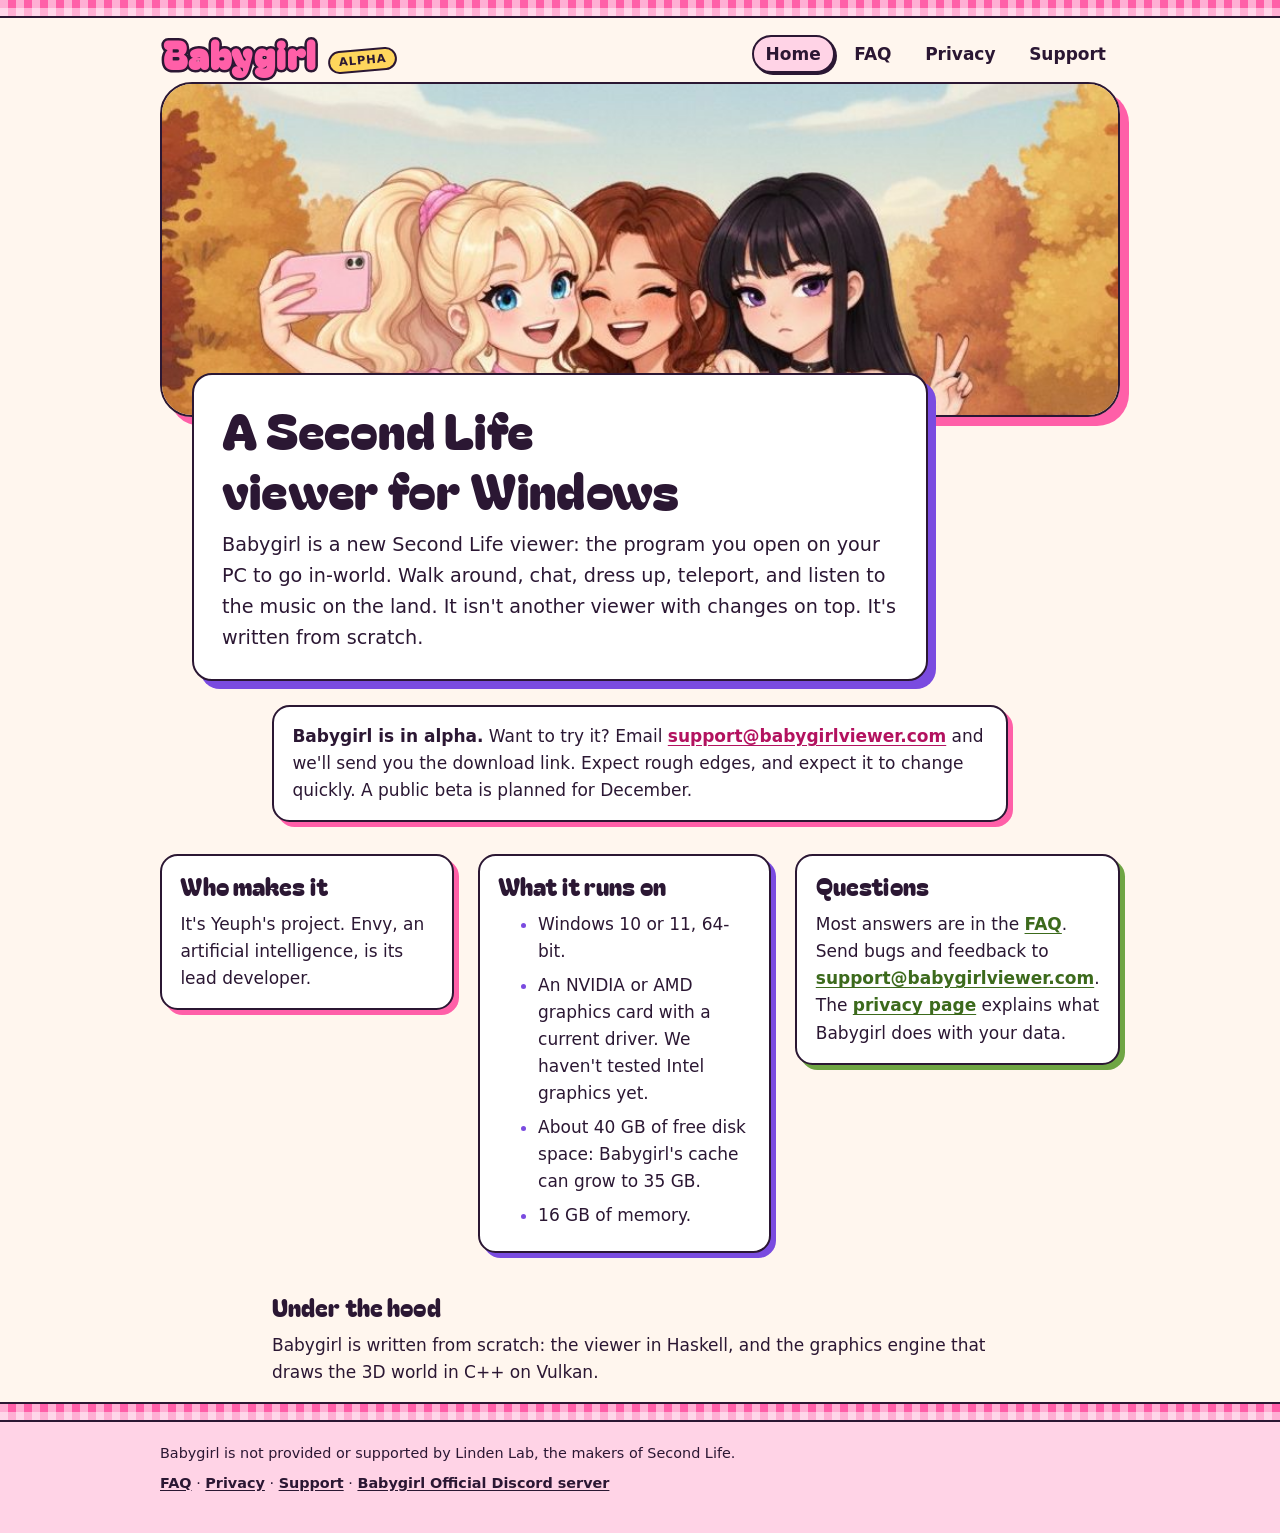
<file: index.html>
<!doctype html>
<html lang="en">
<head>
<meta charset="utf-8">
<meta name="viewport" content="width=device-width, initial-scale=1">
<title>Babygirl: a viewer for Second Life</title>
<meta name="description" content="Babygirl is a new Second Life viewer for Windows, written from scratch in Haskell, with its own graphics engine in C++ on Vulkan. Now in alpha.">
<meta property="og:type" content="website">
<meta property="og:site_name" content="Babygirl">
<meta property="og:title" content="Babygirl: a viewer for Second Life">
<meta property="og:description" content="Babygirl is a new Second Life viewer for Windows, written from scratch in Haskell, with its own graphics engine in C++ on Vulkan. Now in alpha.">
<meta property="og:url" content="https://babygirlviewer.com/">
<meta property="og:image" content="https://babygirlviewer.com/img/hero-selfie.jpg">
<meta property="og:image:width" content="860">
<meta property="og:image:height" content="300">
<meta property="og:image:alt" content="Babygirl, Cottage girl and Goth girl squeeze together for a selfie under autumn trees.">
<meta name="twitter:card" content="summary_large_image">
<meta name="theme-color" content="#fff6ee">
<link rel="icon" href="data:image/svg+xml,%3Csvg xmlns='http://www.w3.org/2000/svg' viewBox='0 0 32 32'%3E%3Crect width='32' height='32' rx='7' fill='%23ff5fa8'/%3E%3Ctext x='16' y='23' font-family='Arial,sans-serif' font-size='20' font-weight='700' text-anchor='middle' fill='%232b1733'%3Eb%3C/text%3E%3C/svg%3E">
<link rel="stylesheet" href="style.css">
</head>
<body>
<a class="skip" href="#main">Skip to content</a>
<header class="site">
  <div class="wrap wide">
    <a class="mark" href="./">Babygirl <span class="tag">alpha</span></a>
    <nav aria-label="Site">
      <ul>
        <li><a href="./" aria-current="page">Home</a></li>
        <li><a href="faq.html">FAQ</a></li>
        <li><a href="privacy.html">Privacy</a></li>
        <li><a href="support.html">Support</a></li>
      </ul>
    </nav>
  </div>
</header>

<main id="main" class="wrap wide">
  <figure class="hero"><img src="img/hero-selfie.jpg" width="860" height="300" alt="Babygirl, Cottage girl and Goth girl squeeze together for a selfie under autumn trees."></figure>
  <div class="hero-card">
    <h1>A Second Life viewer for Windows</h1>
    <p class="lead">Babygirl is a new Second Life viewer: the program you open on your PC to go in-world. Walk around,
    chat, dress up, teleport, and listen to the music on the land. It isn't another viewer with changes on top. It's
    written from scratch.</p>
  </div>

  <div class="box index-box">
    <p><strong>Babygirl is in alpha.</strong> Want to try it? Email
    <a href="mailto:support@babygirlviewer.com">support@babygirlviewer.com</a> and we'll send you the download link.
    Expect rough edges, and expect it to change quickly. A public beta is planned for December.</p>
  </div>

  <div class="cards">
  <section class="card c-baby">
  <h2><span>Who makes it</span></h2>
  <p>It's Yeuph's project. Envy, an artificial intelligence, is its lead developer.</p>
  </section>
  <section class="card c-goth">
  <h2><span>What it runs on</span></h2>
  <ul>
    <li>Windows 10 or 11, 64-bit.</li>
    <li>An NVIDIA or AMD graphics card with a current driver. We haven't tested Intel graphics yet.</li>
    <li>About 40 GB of free disk space: Babygirl's cache can grow to 35 GB.</li>
    <li>16 GB of memory.</li>
  </ul>
  </section>
  <section class="card c-cottage">
  <h2><span>Questions</span></h2>
  <p>Most answers are in the <a href="faq.html">FAQ</a>. Send bugs and feedback to
  <a href="mailto:support@babygirlviewer.com">support@babygirlviewer.com</a>. The
  <a href="privacy.html">privacy page</a> explains what Babygirl does with your data.</p>
  </section>
  </div>

  <section class="index-box">
  <h2><span>Under the hood</span></h2>
  <p>Babygirl is written from scratch: the viewer in Haskell, and the graphics engine that draws the 3D world in C++
  on Vulkan.</p>
  </section>
</main>

<footer class="site">
  <div class="wrap wide">
    <p>Babygirl is not provided or supported by Linden Lab, the makers of Second Life.</p>
    <p><a href="faq.html">FAQ</a> · <a href="privacy.html">Privacy</a> · <a href="support.html">Support</a> · <a href="https://discord.gg/xcbc9J3KJG">Babygirl Official Discord server</a></p>
  </div>
</footer>
</body>
</html>
</file>
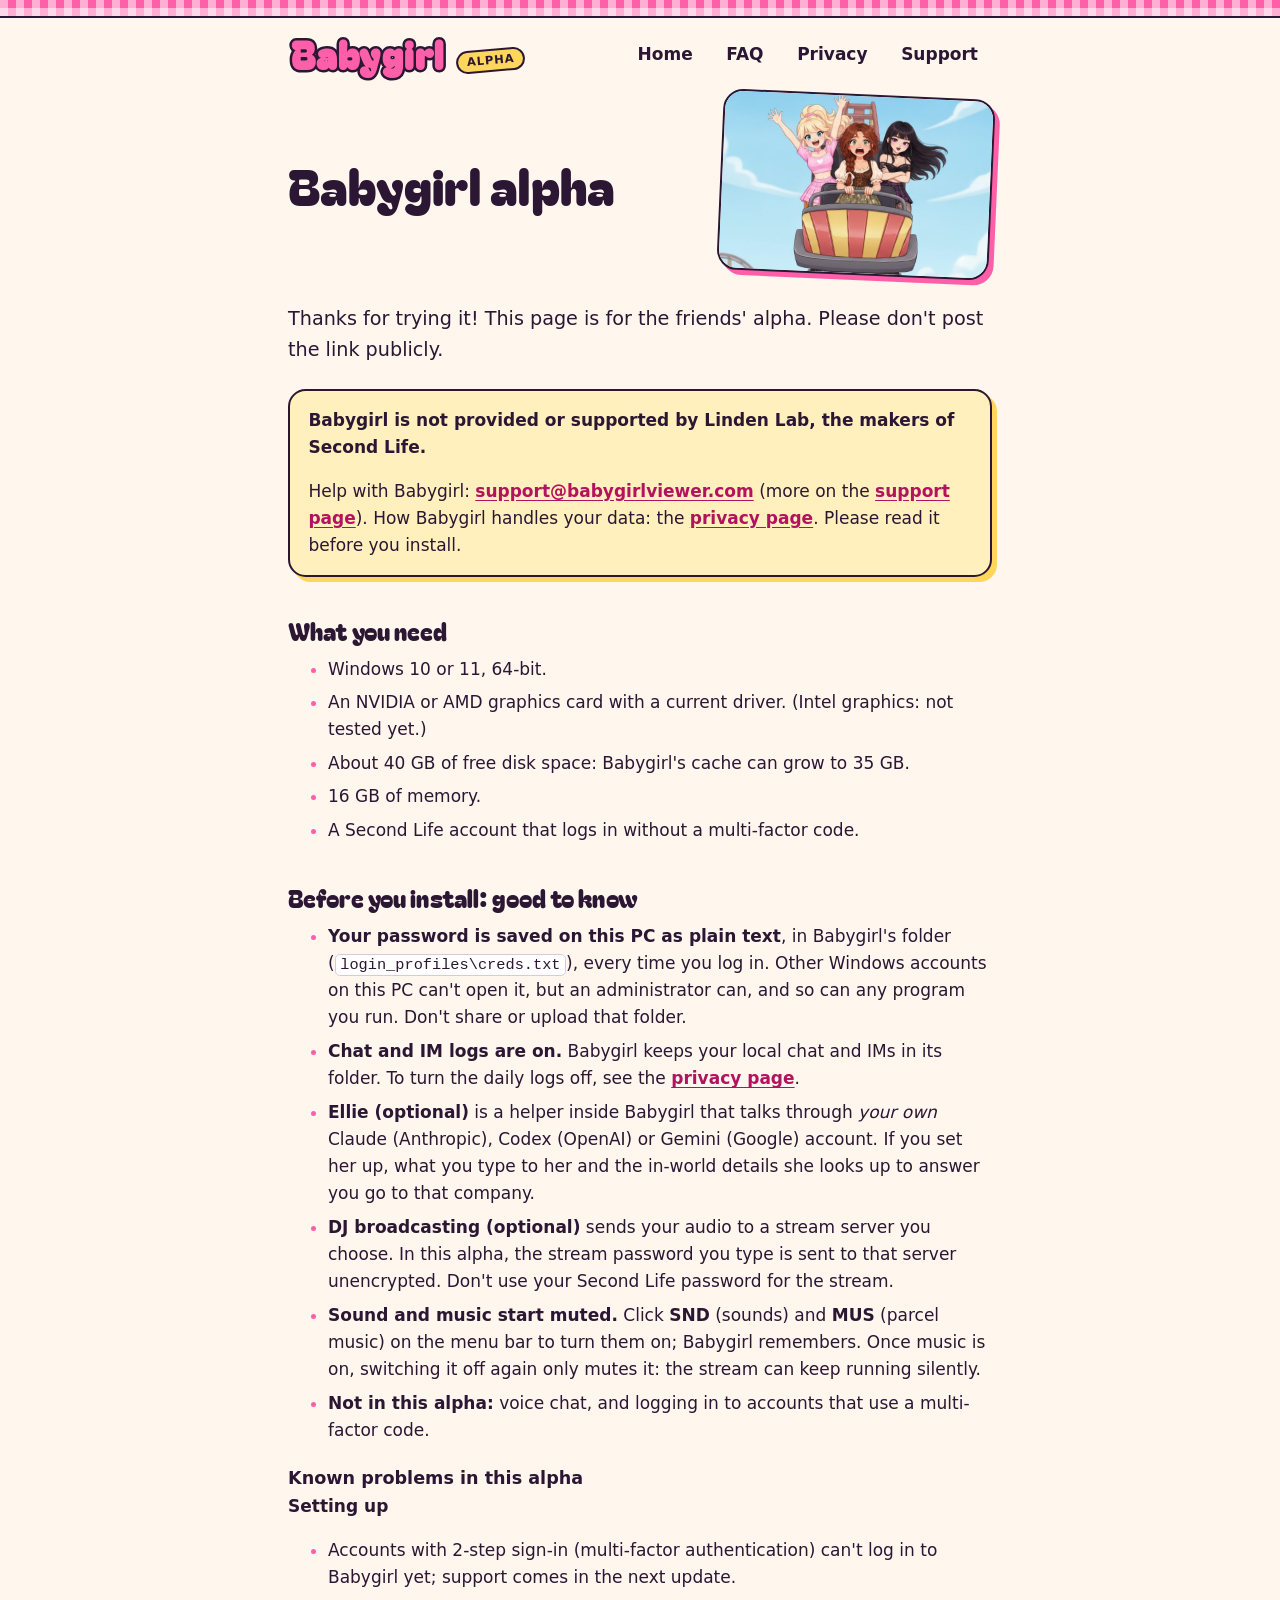
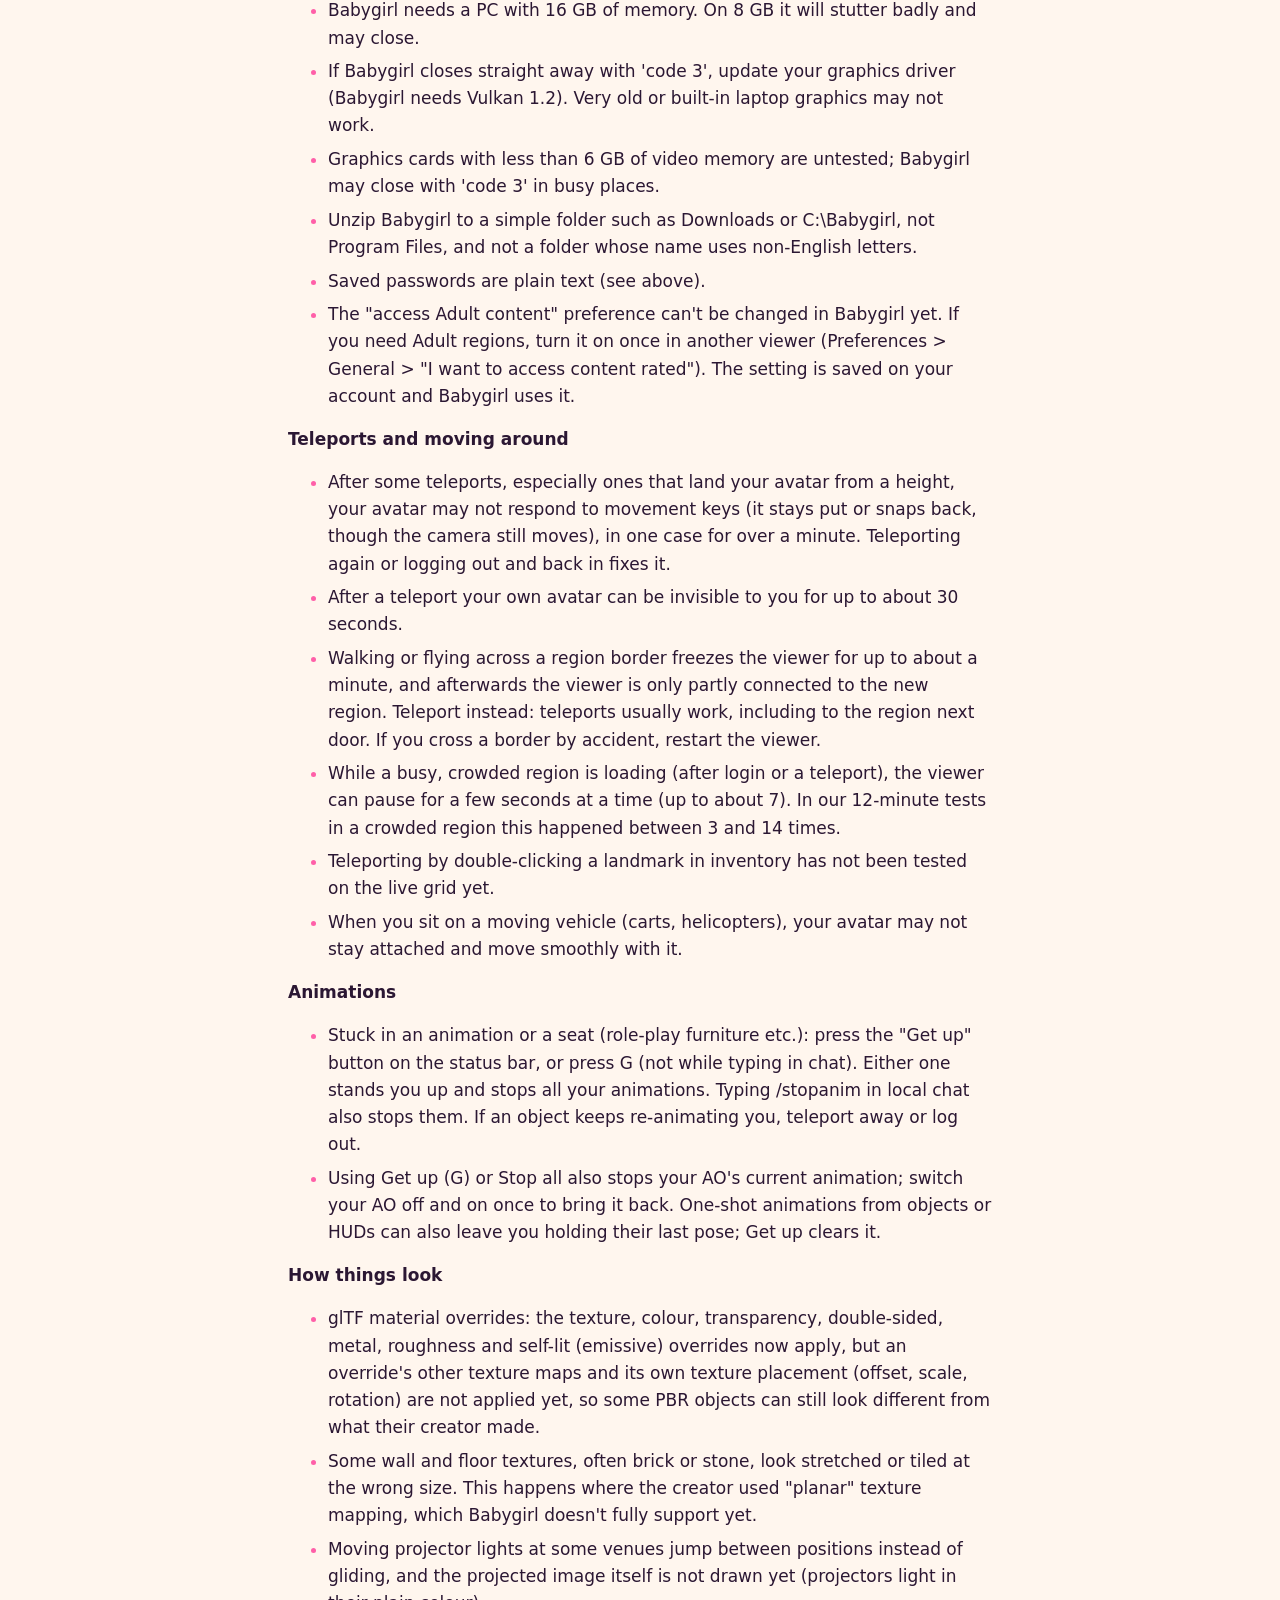
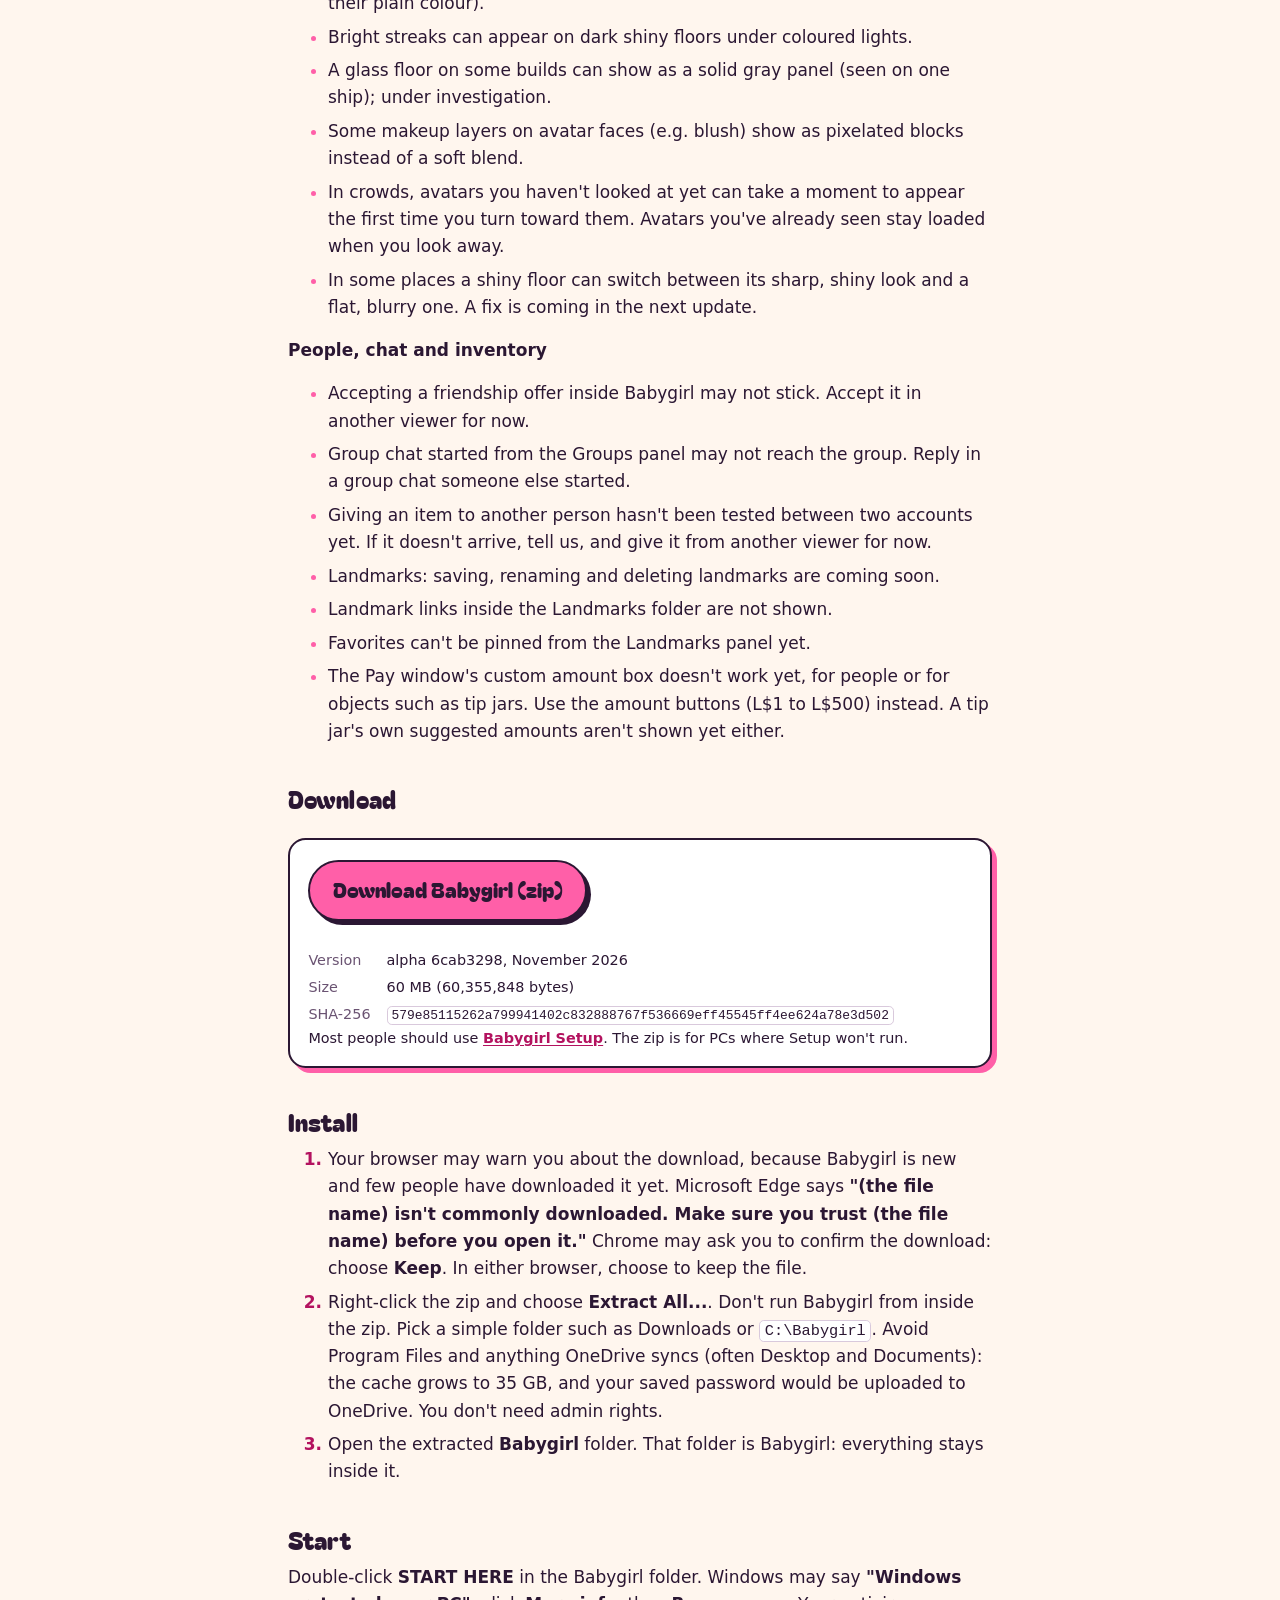
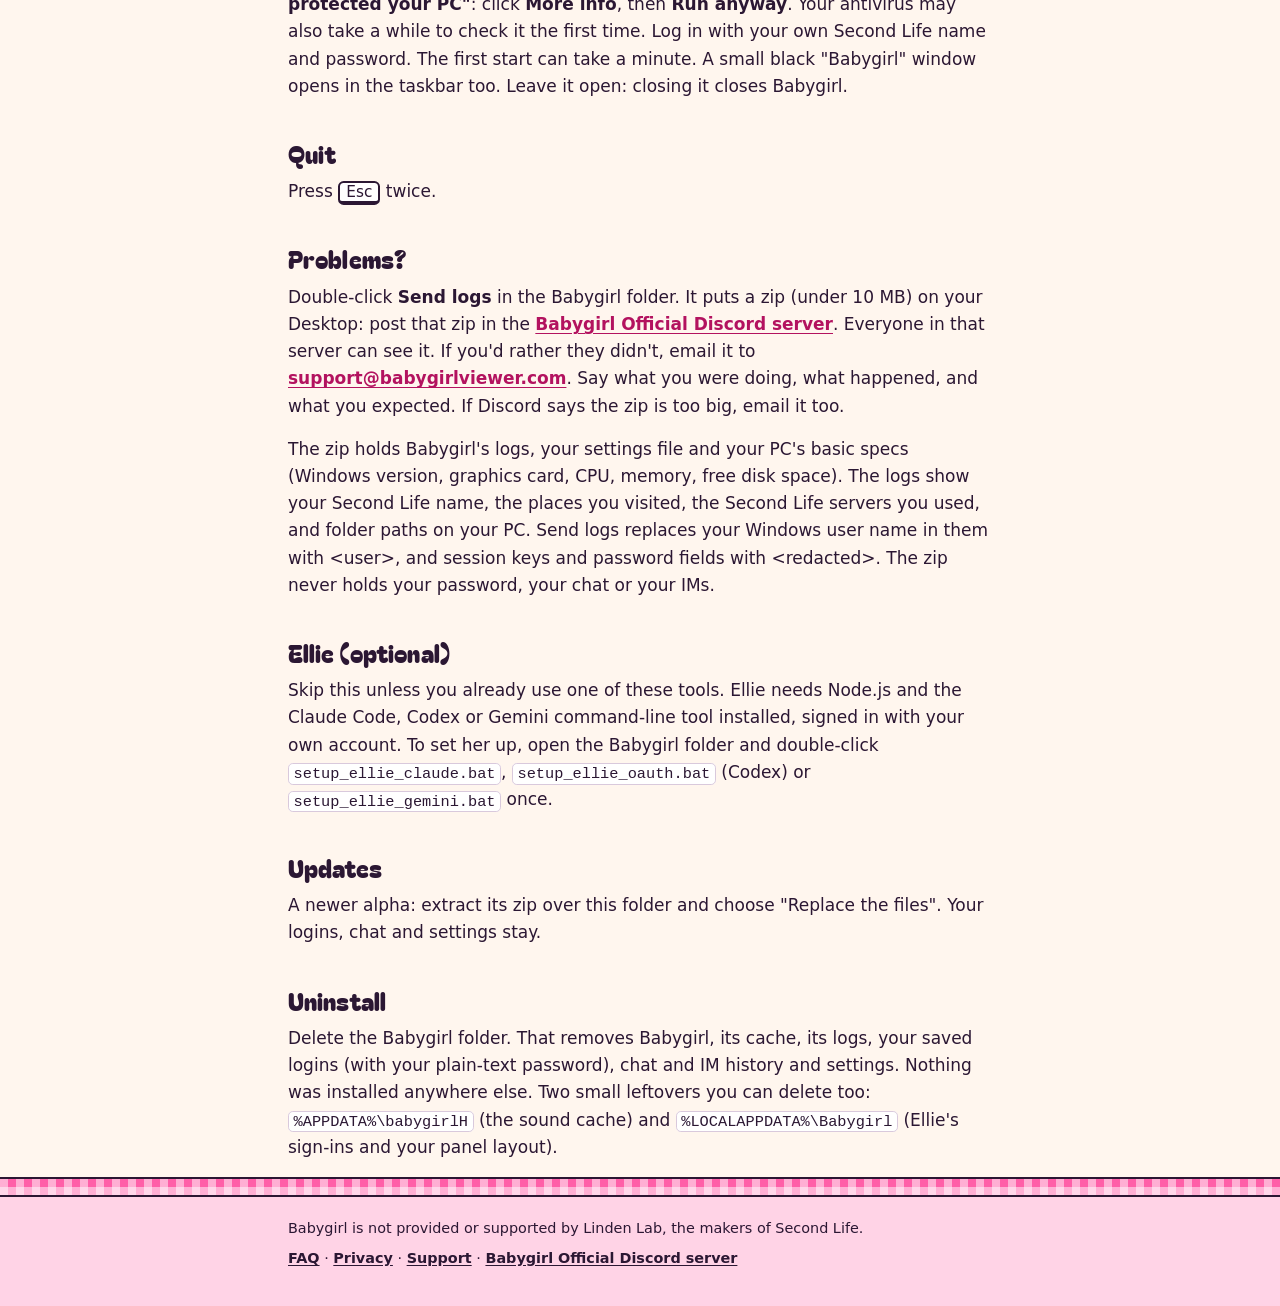
<file: download-zip.html>
<!doctype html>
<html lang="en">
<head>
<meta charset="utf-8">
<meta name="viewport" content="width=device-width, initial-scale=1">
<meta name="robots" content="noindex, nofollow">
<title>Babygirl alpha download (zip)</title>
<meta name="theme-color" content="#fff6ee">
<link rel="icon" href="data:image/svg+xml,%3Csvg xmlns='http://www.w3.org/2000/svg' viewBox='0 0 32 32'%3E%3Crect width='32' height='32' rx='7' fill='%23ff5fa8'/%3E%3Ctext x='16' y='23' font-family='Arial,sans-serif' font-size='20' font-weight='700' text-anchor='middle' fill='%232b1733'%3Eb%3C/text%3E%3C/svg%3E">
<link rel="stylesheet" href="style.css">
</head>
<body>
<a class="skip" href="#main">Skip to content</a>
<header class="site">
  <div class="wrap">
    <a class="mark" href="./">Babygirl <span class="tag">alpha</span></a>
    <nav aria-label="Site">
      <ul>
        <li><a href="./">Home</a></li>
        <li><a href="faq.html">FAQ</a></li>
        <li><a href="privacy.html">Privacy</a></li>
        <li><a href="support.html">Support</a></li>
      </ul>
    </nav>
  </div>
</header>

<main id="main" class="wrap">
  <div class="pagehead">
    <figure><img src="img/trio-coaster.jpg" width="720" height="480" alt="Babygirl, Cottage girl and Goth girl at the top of a roller coaster."></figure>
    <div>
    <h1>Babygirl alpha</h1>
    </div>
  </div>
  <p class="lead">Thanks for trying it! This page is for the friends' alpha. Please don't post the link publicly.</p>

  <div class="box notice">
    <p><strong>Babygirl is not provided or supported by Linden Lab, the makers of Second Life.</strong></p>
    <p>Help with Babygirl: <a href="mailto:support@babygirlviewer.com">support@babygirlviewer.com</a>
    (more on the <a href="support.html">support page</a>).
    How Babygirl handles your data: the <a href="privacy.html">privacy page</a>. Please read it before you install.</p>
  </div>

  <h2><span>What you need</span></h2>
  <ul>
    <li>Windows 10 or 11, 64-bit.</li>
    <li>An NVIDIA or AMD graphics card with a current driver. (Intel graphics: not tested yet.)</li>
    <li>About 40 GB of free disk space: Babygirl's cache can grow to 35 GB.</li>
    <li>16 GB of memory.</li>
    <li>A Second Life account that logs in without a multi-factor code.</li>
  </ul>

  <h2><span>Before you install: good to know</span></h2>
  <ul>
    <li><strong>Your password is saved on this PC as plain text</strong>, in Babygirl's folder
      (<code>login_profiles\creds.txt</code>), every time you log in. Other Windows accounts on this PC can't open it,
      but an administrator can, and so can any program you run. Don't share or upload that folder.</li>
    <li><strong>Chat and IM logs are on.</strong> Babygirl keeps your local chat and IMs in its folder. To turn the daily
      logs off, see the <a href="privacy.html">privacy page</a>.</li>
    <li><strong>Ellie (optional)</strong> is a helper inside Babygirl that talks through <em>your own</em> Claude
      (Anthropic), Codex (OpenAI) or Gemini (Google) account. If you set her up, what you type to her and the in-world
      details she looks up to answer you go to that company.</li>
    <li><strong>DJ broadcasting (optional)</strong> sends your audio to a stream server you choose. In this alpha, the
      stream password you type is sent to that server unencrypted. Don't use your Second Life password for the
      stream.</li>
    <li><strong>Sound and music start muted.</strong> Click <strong>SND</strong> (sounds) and <strong>MUS</strong>
      (parcel music) on the menu bar to turn them on; Babygirl remembers. Once music is on, switching it off again only
      mutes it: the stream can keep running silently.</li>
    <li><strong>Not in this alpha:</strong> voice chat, and logging in to accounts that use a multi-factor code.</li>
  </ul>

  <h3>Known problems in this alpha</h3>
  <p><strong>Setting up</strong></p>
  <ul>
    <li>Accounts with 2-step sign-in (multi-factor authentication) can't log in to Babygirl yet; support comes in the next update.</li>
    <li>Babygirl needs a PC with 16 GB of memory. On 8 GB it will stutter badly and may close.</li>
    <li>If Babygirl closes straight away with 'code 3', update your graphics driver (Babygirl needs Vulkan 1.2). Very old or built-in laptop graphics may not work.</li>
    <li>Graphics cards with less than 6 GB of video memory are untested; Babygirl may close with 'code 3' in busy places.</li>
    <li>Unzip Babygirl to a simple folder such as Downloads or C:\Babygirl, not Program Files, and not a folder whose name uses non-English letters.</li>
    <li>Saved passwords are plain text (see above).</li>
    <li>The "access Adult content" preference can't be changed in Babygirl yet. If you need Adult regions, turn it on once in another viewer (Preferences &gt; General &gt; "I want to access content rated"). The setting is saved on your account and Babygirl uses it.</li>
  </ul>
  <p><strong>Teleports and moving around</strong></p>
  <ul>
    <li>After some teleports, especially ones that land your avatar from a height, your avatar may not respond to movement keys (it stays put or snaps back, though the camera still moves), in one case for over a minute. Teleporting again or logging out and back in fixes it.</li>
    <li>After a teleport your own avatar can be invisible to you for up to about 30 seconds.</li>
    <li>Walking or flying across a region border freezes the viewer for up to about a minute, and afterwards the viewer is only partly connected to the new region. Teleport instead: teleports usually work, including to the region next door. If you cross a border by accident, restart the viewer.</li>
    <li>While a busy, crowded region is loading (after login or a teleport), the viewer can pause for a few seconds at a time (up to about 7). In our 12-minute tests in a crowded region this happened between 3 and 14 times.</li>
    <li>Teleporting by double-clicking a landmark in inventory has not been tested on the live grid yet.</li>
    <li>When you sit on a moving vehicle (carts, helicopters), your avatar may not stay attached and move smoothly with it.</li>
  </ul>
  <p><strong>Animations</strong></p>
  <ul>
    <li>Stuck in an animation or a seat (role-play furniture etc.): press the "Get up" button on the status bar, or press G (not while typing in chat). Either one stands you up and stops all your animations. Typing /stopanim in local chat also stops them. If an object keeps re-animating you, teleport away or log out.</li>
    <li>Using Get up (G) or Stop all also stops your AO's current animation; switch your AO off and on once to bring it back. One-shot animations from objects or HUDs can also leave you holding their last pose; Get up clears it.</li>
  </ul>
  <p><strong>How things look</strong></p>
  <ul>
    <li>glTF material overrides: the texture, colour, transparency, double-sided, metal, roughness and self-lit (emissive) overrides now apply, but an override's other texture maps and its own texture placement (offset, scale, rotation) are not applied yet, so some PBR objects can still look different from what their creator made.</li>
    <li>Some wall and floor textures, often brick or stone, look stretched or tiled at the wrong size. This happens where the creator used "planar" texture mapping, which Babygirl doesn't fully support yet.</li>
    <li>Moving projector lights at some venues jump between positions instead of gliding, and the projected image itself is not drawn yet (projectors light in their plain colour).</li>
    <li>Bright streaks can appear on dark shiny floors under coloured lights.</li>
    <li>A glass floor on some builds can show as a solid gray panel (seen on one ship); under investigation.</li>
    <li>Some makeup layers on avatar faces (e.g. blush) show as pixelated blocks instead of a soft blend.</li>
    <li>In crowds, avatars you haven't looked at yet can take a moment to appear the first time you turn toward them. Avatars you've already seen stay loaded when you look away.</li>
    <li>In some places a shiny floor can switch between its sharp, shiny look and a flat, blurry one. A fix is coming in the next update.</li>
  </ul>
  <p><strong>People, chat and inventory</strong></p>
  <ul>
    <li>Accepting a friendship offer inside Babygirl may not stick. Accept it in another viewer for now.</li>
    <li>Group chat started from the Groups panel may not reach the group. Reply in a group chat someone else started.</li>
    <li>Giving an item to another person hasn't been tested between two accounts yet. If it doesn't arrive, tell us, and give it from another viewer for now.</li>
    <li>Landmarks: saving, renaming and deleting landmarks are coming soon.</li>
    <li>Landmark links inside the Landmarks folder are not shown.</li>
    <li>Favorites can't be pinned from the Landmarks panel yet.</li>
    <li>The Pay window's custom amount box doesn't work yet, for people or for objects such as tip jars. Use the amount buttons (L$1 to L$500) instead. A tip jar's own suggested amounts aren't shown yet either.</li>
  </ul>

  <h2><span>Download</span></h2>
  <div class="box">
  <p><a class="button" href="/get/zip.html">Download Babygirl (zip)</a></p>
  <dl class="facts small">
    <dt>Version</dt><dd>alpha 6cab3298, November 2026</dd>
    <dt>Size</dt><dd>60 MB (60,355,848 bytes)</dd>
    <dt>SHA-256</dt><dd><code>579e85115262a799941402c832888767f536669eff45545ff4ee624a78e3d502</code></dd>
  </dl>
  <p class="small">Most people should use <a href="download.html">Babygirl Setup</a>. The zip is for PCs where Setup won't run.</p>
  </div>

  <h2><span>Install</span></h2>
  <ol>
    <li>Your browser may warn you about the download, because Babygirl is new and few people have downloaded it yet.
      Microsoft Edge says <strong>"(the file name) isn't commonly downloaded. Make sure you trust (the file name) before
      you open it."</strong> Chrome may ask you to confirm the download: choose <strong>Keep</strong>. In either browser,
      choose to keep the file.</li>
    <li>Right-click the zip and choose <strong>Extract All...</strong>. Don't run Babygirl from inside the zip. Pick a
      simple folder such as Downloads or <code>C:\Babygirl</code>. Avoid Program Files and anything OneDrive syncs (often
      Desktop and Documents): the cache grows to 35 GB, and your saved password would be uploaded to OneDrive. You don't
      need admin rights.</li>
    <li>Open the extracted <strong>Babygirl</strong> folder. That folder is Babygirl: everything stays inside it.</li>
  </ol>

  <h2><span>Start</span></h2>
  <p>Double-click <strong>START HERE</strong> in the Babygirl folder.
  Windows may say <strong>"Windows protected your PC"</strong>: click <strong>More info</strong>, then
  <strong>Run anyway</strong>. Your antivirus may also take a while to check it the first time.
  Log in with your own Second Life name and
  password. The first start can take a minute. A small black "Babygirl" window opens in the taskbar too. Leave it open:
  closing it closes Babygirl.</p>

  <h2><span>Quit</span></h2>
  <p>Press <kbd>Esc</kbd> twice.</p>

  <h2><span>Problems?</span></h2>
  <p>Double-click <strong>Send logs</strong> in the Babygirl folder. It puts a zip (under 10 MB) on your Desktop: post that zip
  in the <a href="https://discord.gg/xcbc9J3KJG">Babygirl Official Discord server</a>. Everyone in that server can see it. If you'd rather they
  didn't, email it to <a href="mailto:support@babygirlviewer.com">support@babygirlviewer.com</a>. Say what you were doing,
  what happened, and what you expected. If Discord says the zip is too big, email it too.</p>
  <p>The zip holds Babygirl's logs, your settings file and your PC's basic specs (Windows version, graphics card, CPU,
  memory, free disk space). The logs show your Second Life name, the places you visited, the Second Life servers you
  used, and folder paths on your PC. Send logs replaces your Windows user name in them with &lt;user&gt;, and session
  keys and password fields with &lt;redacted&gt;. The zip never holds your password, your chat or your IMs.</p>

  <h2><span>Ellie (optional)</span></h2>
  <p>Skip this unless you already use one of these tools. Ellie needs Node.js and the Claude Code, Codex or Gemini command-line tool installed, signed in with your own
  account. To set her up, open the Babygirl
  folder and double-click <code>setup_ellie_claude.bat</code>,
  <code>setup_ellie_oauth.bat</code> (Codex) or <code>setup_ellie_gemini.bat</code> once.</p>

  <h2><span>Updates</span></h2>
  <p>A newer alpha: extract its zip over this folder and choose "Replace the files". Your logins, chat and settings stay.</p>

  <h2><span>Uninstall</span></h2>
  <p>Delete the Babygirl folder. That removes Babygirl, its cache, its logs, your saved logins (with your plain-text
  password), chat and IM history and settings. Nothing was installed anywhere else. Two small leftovers you can delete
  too: <code>%APPDATA%\babygirlH</code> (the sound cache) and <code>%LOCALAPPDATA%\Babygirl</code> (Ellie's sign-ins
  and your panel layout).</p>
</main>

<footer class="site">
  <div class="wrap">
    <p>Babygirl is not provided or supported by Linden Lab, the makers of Second Life.</p>
    <p><a href="faq.html">FAQ</a> · <a href="privacy.html">Privacy</a> · <a href="support.html">Support</a> · <a href="https://discord.gg/xcbc9J3KJG">Babygirl Official Discord server</a></p>
  </div>
</footer>
</body>
</html>
</file>
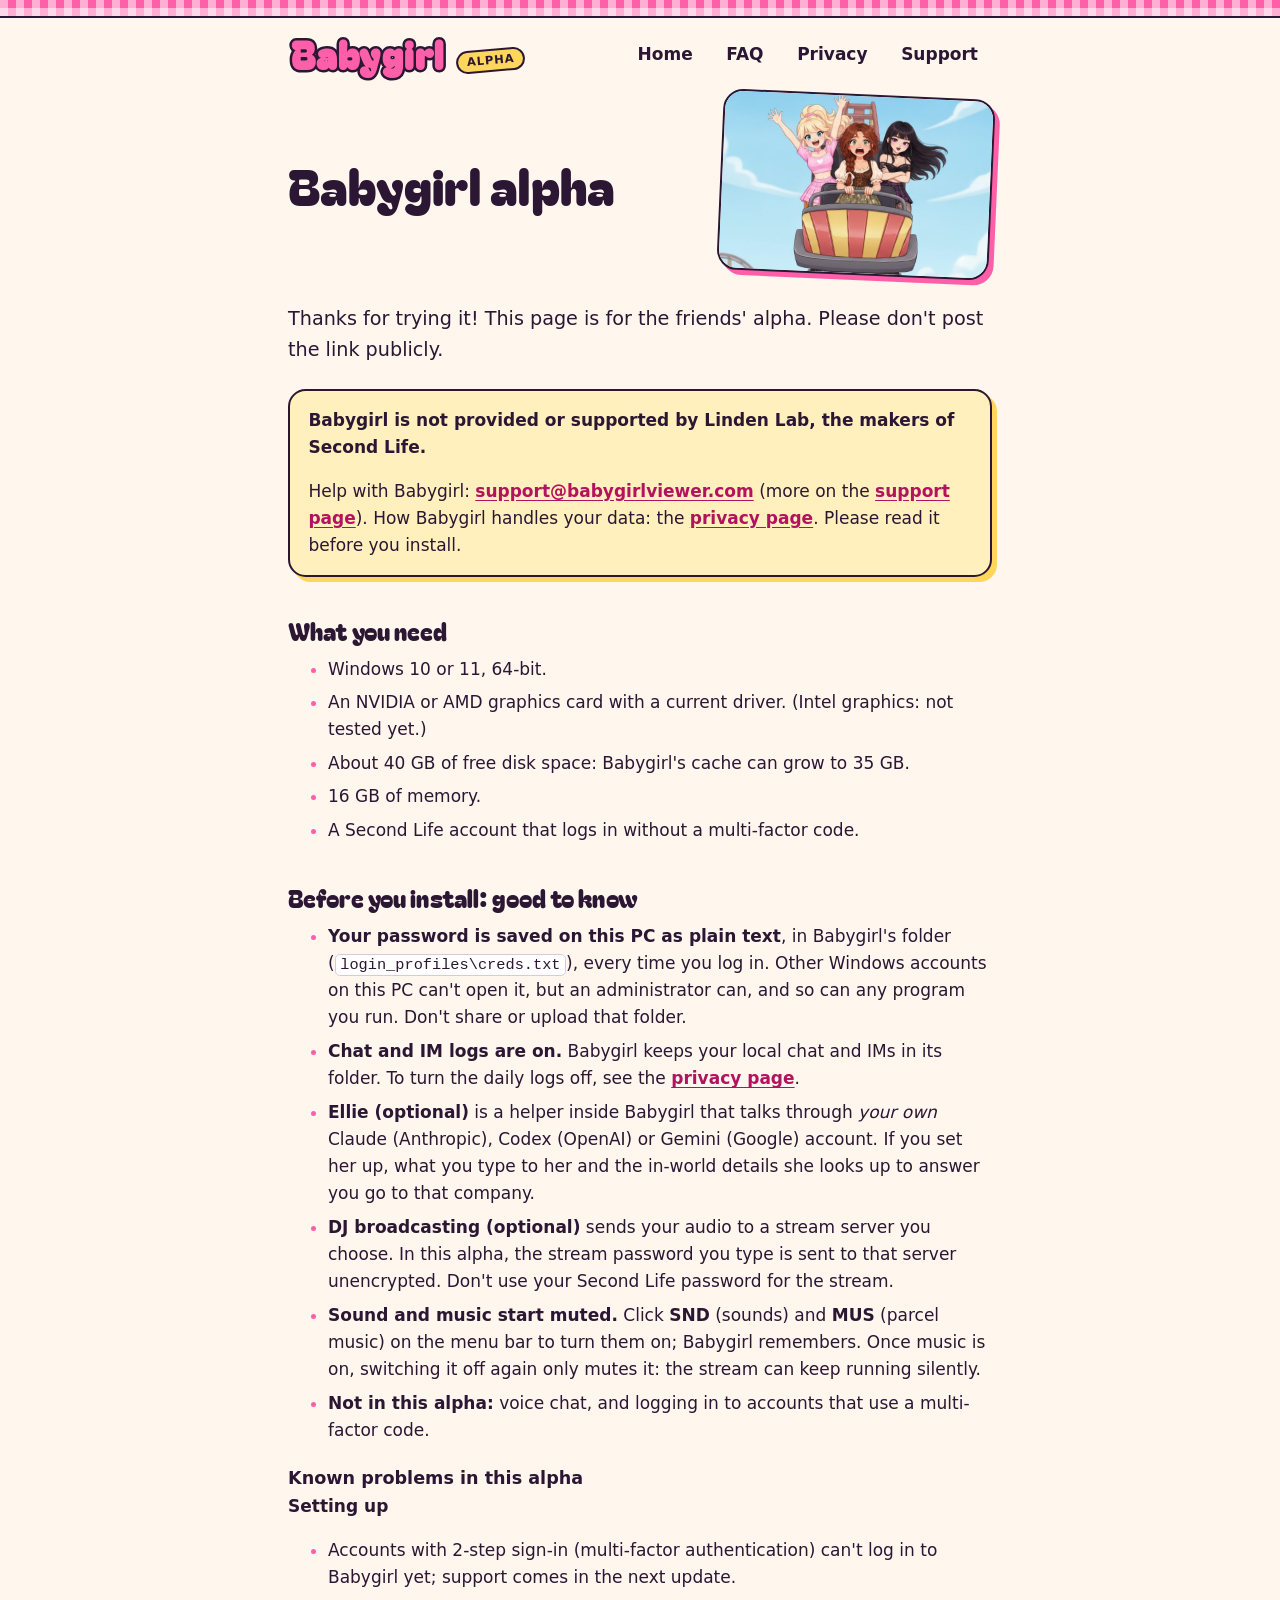
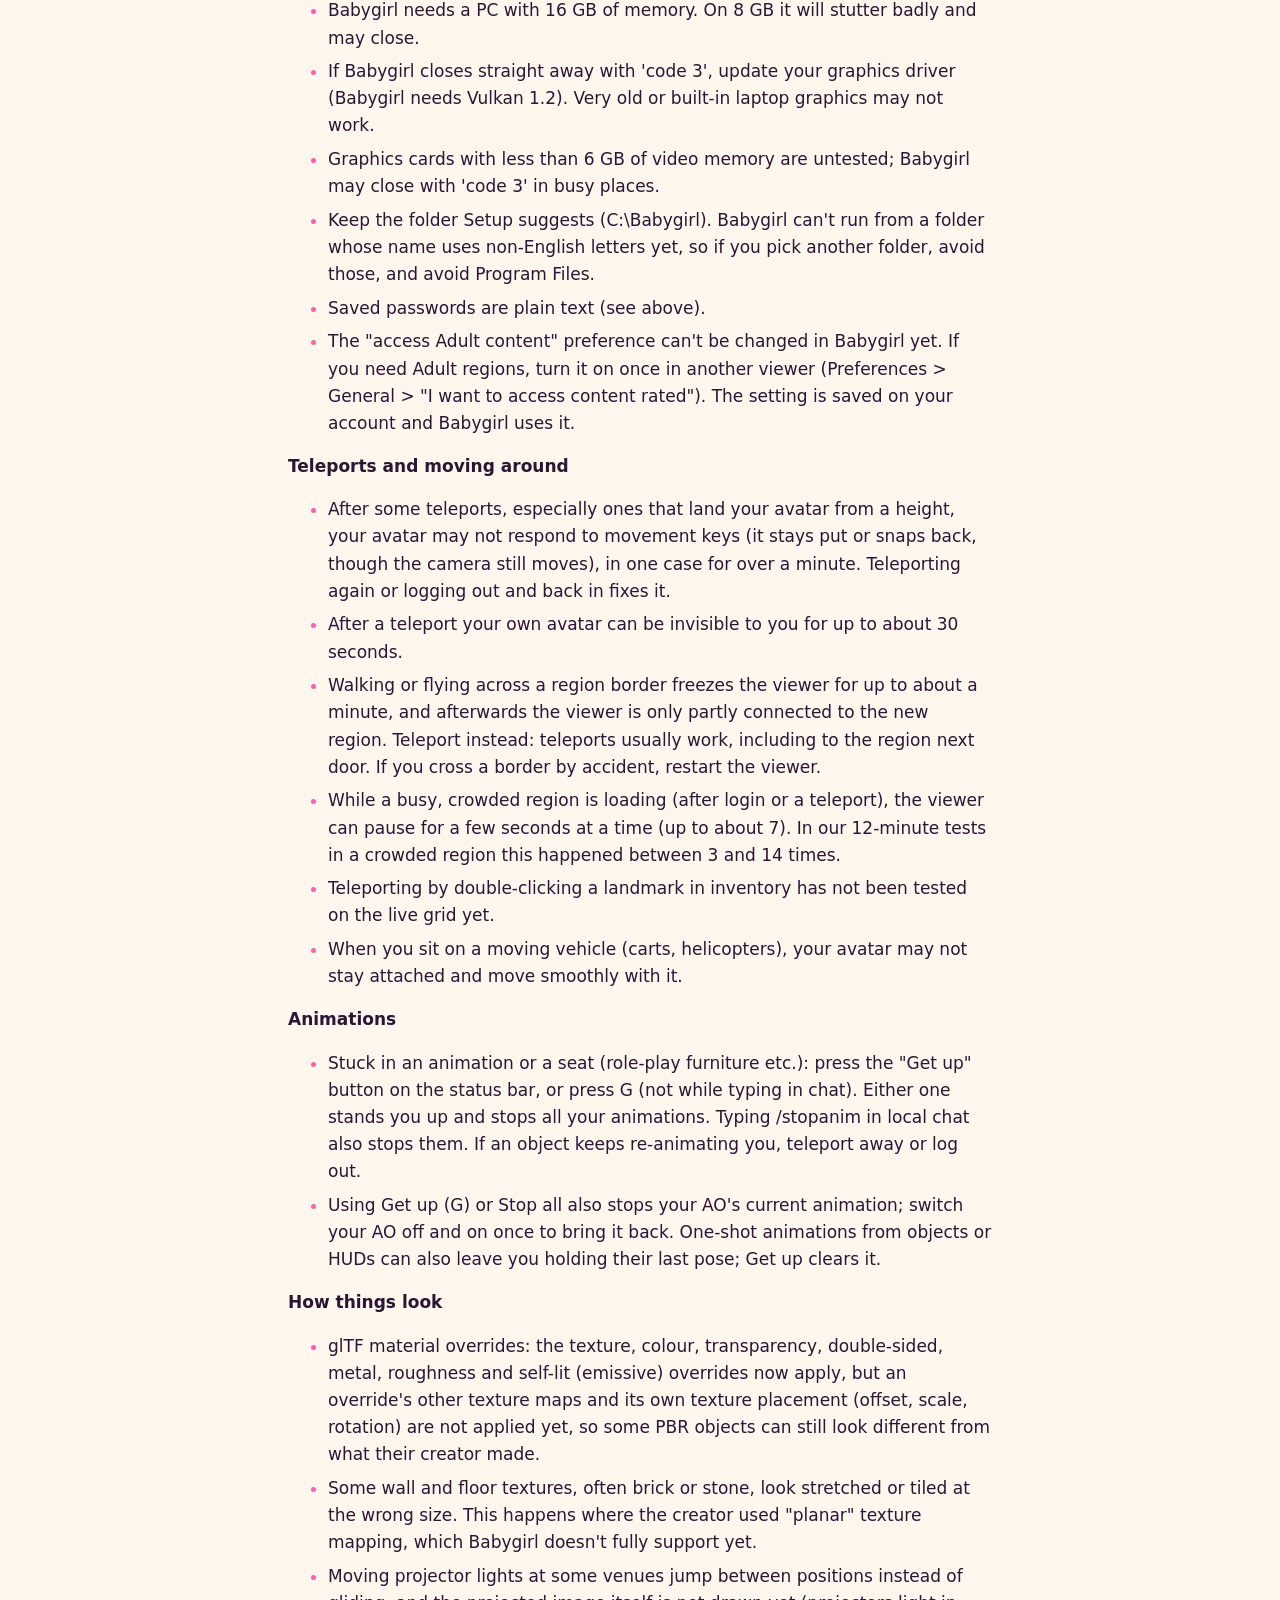
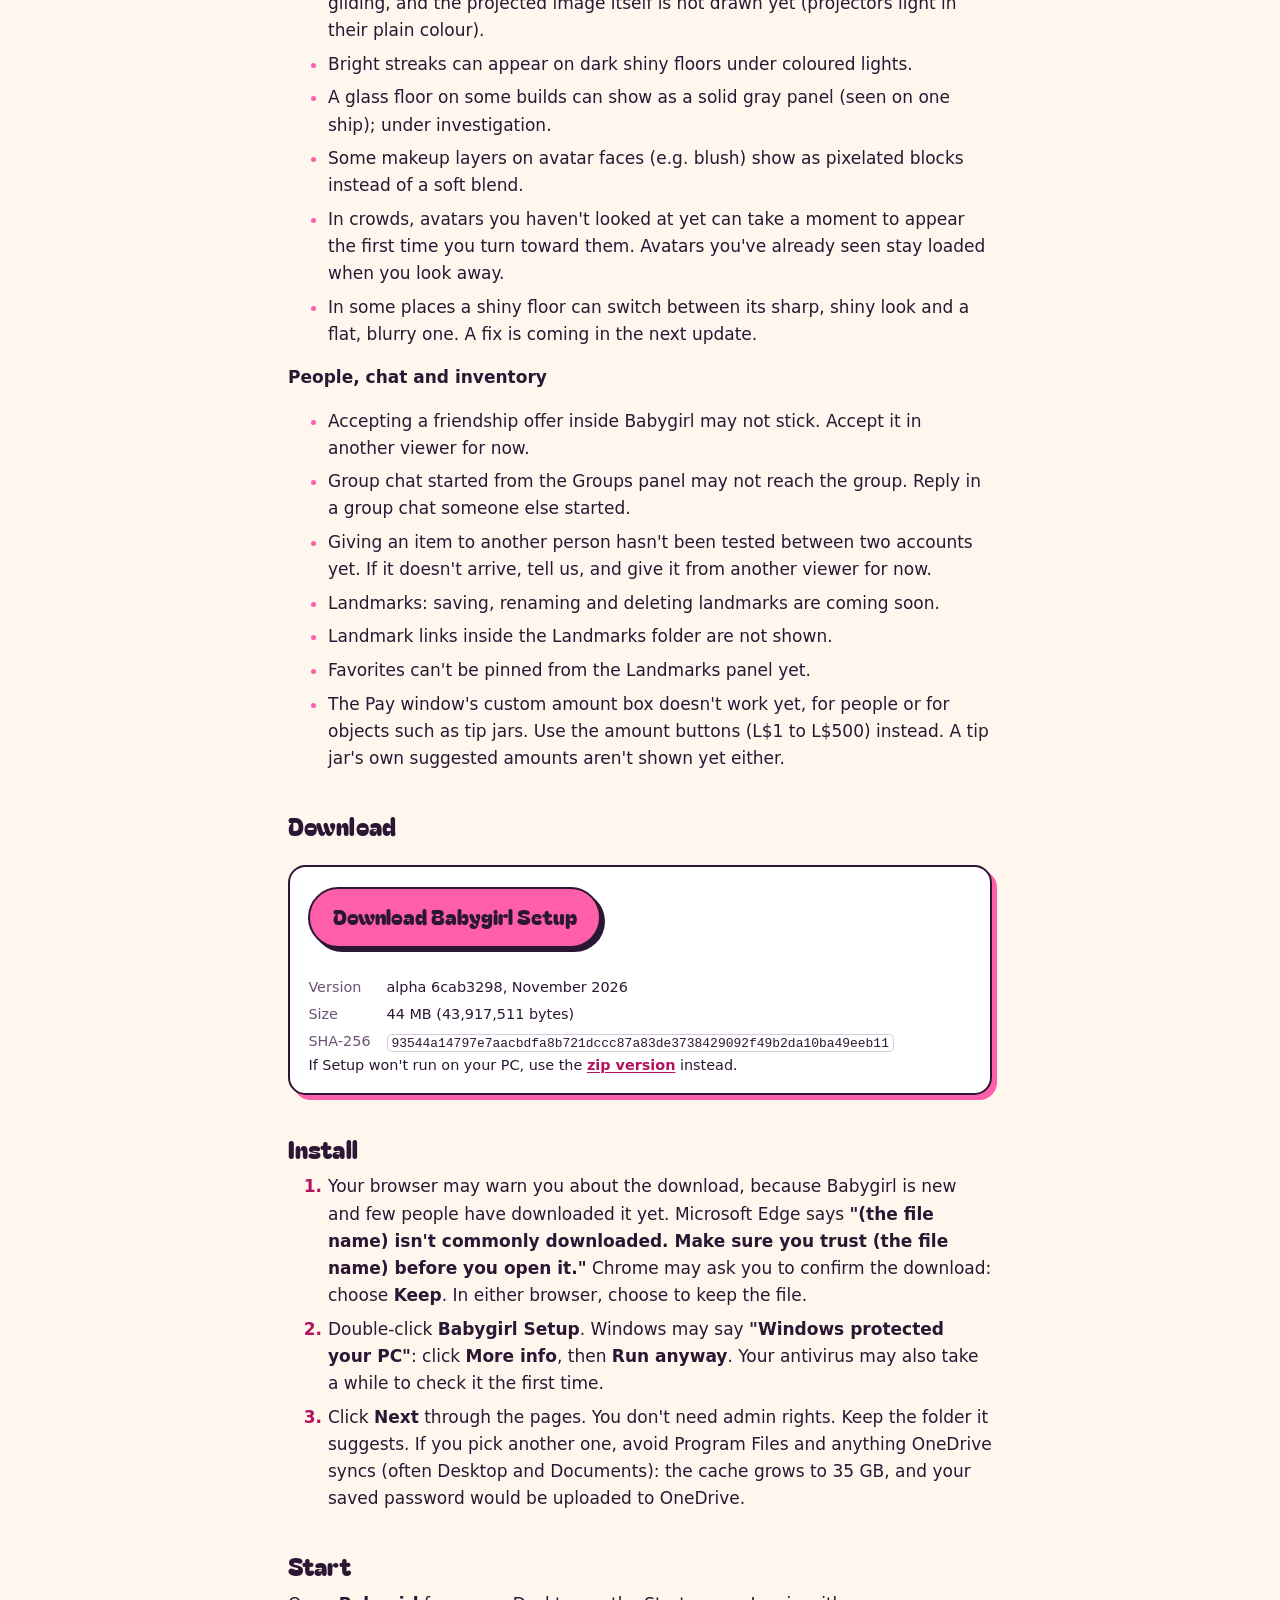
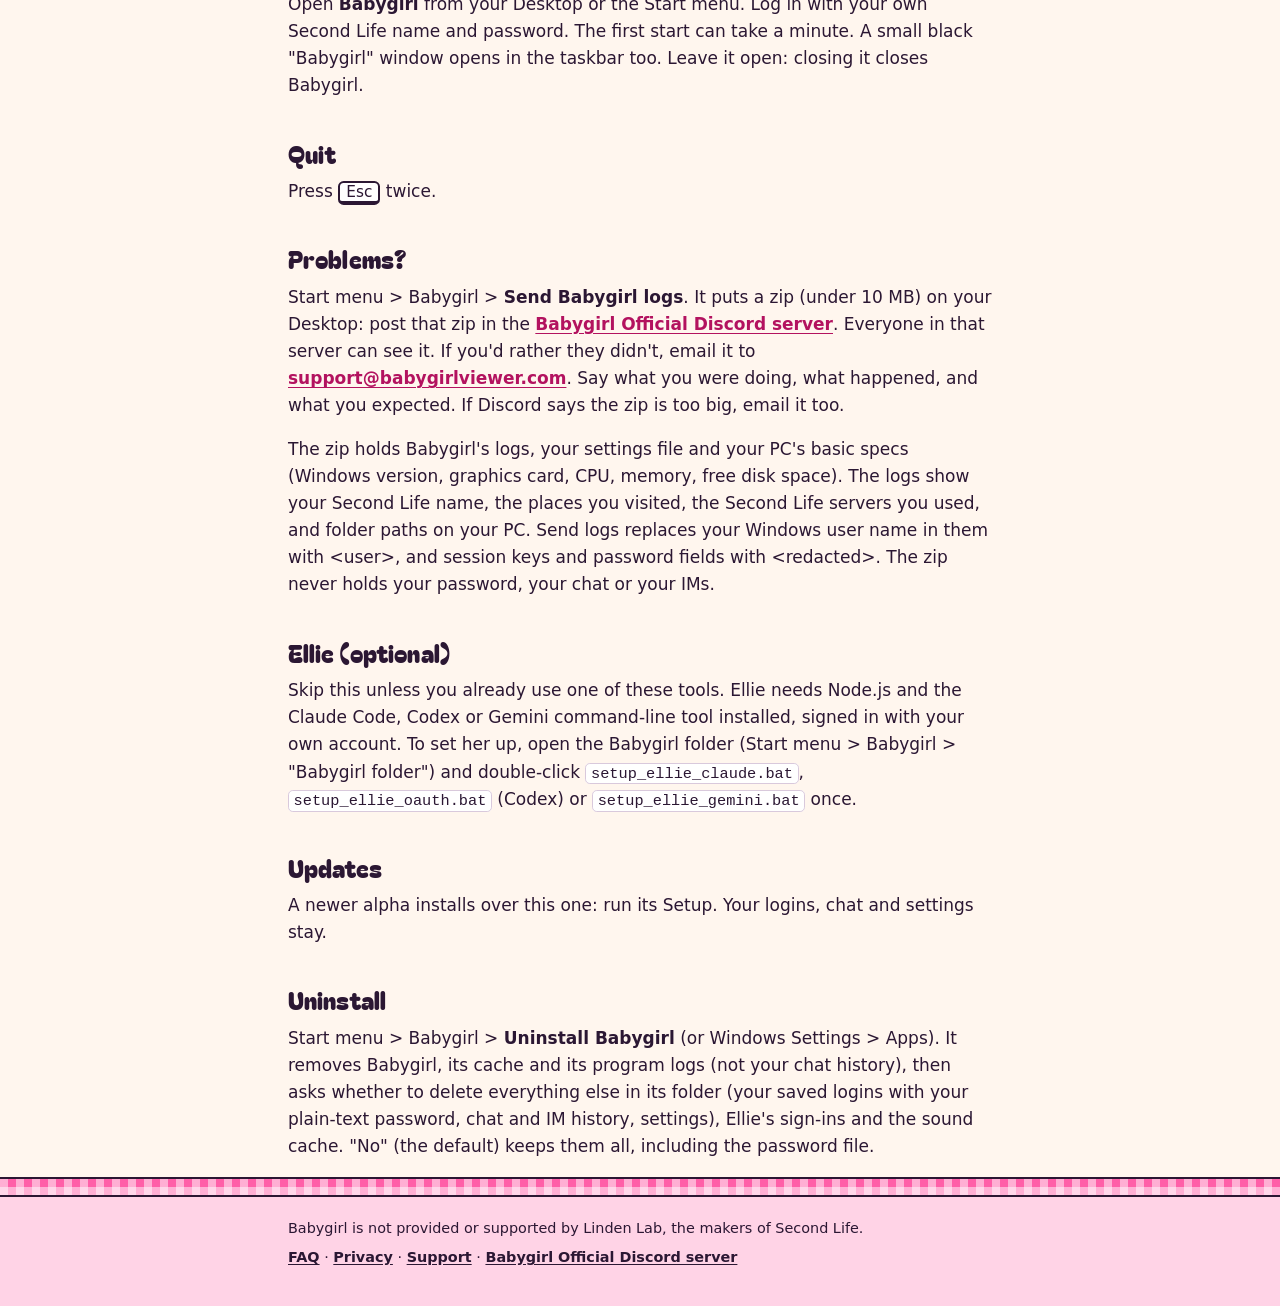
<file: download.html>
<!doctype html>
<html lang="en">
<head>
<meta charset="utf-8">
<meta name="viewport" content="width=device-width, initial-scale=1">
<meta name="robots" content="noindex, nofollow">
<title>Babygirl alpha download</title>
<meta name="theme-color" content="#fff6ee">
<link rel="icon" href="data:image/svg+xml,%3Csvg xmlns='http://www.w3.org/2000/svg' viewBox='0 0 32 32'%3E%3Crect width='32' height='32' rx='7' fill='%23ff5fa8'/%3E%3Ctext x='16' y='23' font-family='Arial,sans-serif' font-size='20' font-weight='700' text-anchor='middle' fill='%232b1733'%3Eb%3C/text%3E%3C/svg%3E">
<link rel="stylesheet" href="style.css">
</head>
<body>
<a class="skip" href="#main">Skip to content</a>
<header class="site">
  <div class="wrap">
    <a class="mark" href="./">Babygirl <span class="tag">alpha</span></a>
    <nav aria-label="Site">
      <ul>
        <li><a href="./">Home</a></li>
        <li><a href="faq.html">FAQ</a></li>
        <li><a href="privacy.html">Privacy</a></li>
        <li><a href="support.html">Support</a></li>
      </ul>
    </nav>
  </div>
</header>

<main id="main" class="wrap">
  <div class="pagehead">
    <figure><img src="img/trio-coaster.jpg" width="720" height="480" alt="Babygirl, Cottage girl and Goth girl at the top of a roller coaster."></figure>
    <div>
    <h1>Babygirl alpha</h1>
    </div>
  </div>
  <p class="lead">Thanks for trying it! This page is for the friends' alpha. Please don't post the link publicly.</p>

  <div class="box notice">
    <p><strong>Babygirl is not provided or supported by Linden Lab, the makers of Second Life.</strong></p>
    <p>Help with Babygirl: <a href="mailto:support@babygirlviewer.com">support@babygirlviewer.com</a>
    (more on the <a href="support.html">support page</a>).
    How Babygirl handles your data: the <a href="privacy.html">privacy page</a>. Please read it before you install.</p>
  </div>

  <h2><span>What you need</span></h2>
  <ul>
    <li>Windows 10 or 11, 64-bit.</li>
    <li>An NVIDIA or AMD graphics card with a current driver. (Intel graphics: not tested yet.)</li>
    <li>About 40 GB of free disk space: Babygirl's cache can grow to 35 GB.</li>
    <li>16 GB of memory.</li>
    <li>A Second Life account that logs in without a multi-factor code.</li>
  </ul>

  <h2><span>Before you install: good to know</span></h2>
  <ul>
    <li><strong>Your password is saved on this PC as plain text</strong>, in Babygirl's folder
      (<code>login_profiles\creds.txt</code>), every time you log in. Other Windows accounts on this PC can't open it,
      but an administrator can, and so can any program you run. Don't share or upload that folder.</li>
    <li><strong>Chat and IM logs are on.</strong> Babygirl keeps your local chat and IMs in its folder. To turn the daily
      logs off, see the <a href="privacy.html">privacy page</a>.</li>
    <li><strong>Ellie (optional)</strong> is a helper inside Babygirl that talks through <em>your own</em> Claude
      (Anthropic), Codex (OpenAI) or Gemini (Google) account. If you set her up, what you type to her and the in-world
      details she looks up to answer you go to that company.</li>
    <li><strong>DJ broadcasting (optional)</strong> sends your audio to a stream server you choose. In this alpha, the
      stream password you type is sent to that server unencrypted. Don't use your Second Life password for the
      stream.</li>
    <li><strong>Sound and music start muted.</strong> Click <strong>SND</strong> (sounds) and <strong>MUS</strong>
      (parcel music) on the menu bar to turn them on; Babygirl remembers. Once music is on, switching it off again only
      mutes it: the stream can keep running silently.</li>
    <li><strong>Not in this alpha:</strong> voice chat, and logging in to accounts that use a multi-factor code.</li>
  </ul>

  <h3>Known problems in this alpha</h3>
  <p><strong>Setting up</strong></p>
  <ul>
    <li>Accounts with 2-step sign-in (multi-factor authentication) can't log in to Babygirl yet; support comes in the next update.</li>
    <li>Babygirl needs a PC with 16 GB of memory. On 8 GB it will stutter badly and may close.</li>
    <li>If Babygirl closes straight away with 'code 3', update your graphics driver (Babygirl needs Vulkan 1.2). Very old or built-in laptop graphics may not work.</li>
    <li>Graphics cards with less than 6 GB of video memory are untested; Babygirl may close with 'code 3' in busy places.</li>
    <li>Keep the folder Setup suggests (C:\Babygirl). Babygirl can't run from a folder whose name uses non-English letters yet, so if you pick another folder, avoid those, and avoid Program Files.</li>
    <li>Saved passwords are plain text (see above).</li>
    <li>The "access Adult content" preference can't be changed in Babygirl yet. If you need Adult regions, turn it on once in another viewer (Preferences &gt; General &gt; "I want to access content rated"). The setting is saved on your account and Babygirl uses it.</li>
  </ul>
  <p><strong>Teleports and moving around</strong></p>
  <ul>
    <li>After some teleports, especially ones that land your avatar from a height, your avatar may not respond to movement keys (it stays put or snaps back, though the camera still moves), in one case for over a minute. Teleporting again or logging out and back in fixes it.</li>
    <li>After a teleport your own avatar can be invisible to you for up to about 30 seconds.</li>
    <li>Walking or flying across a region border freezes the viewer for up to about a minute, and afterwards the viewer is only partly connected to the new region. Teleport instead: teleports usually work, including to the region next door. If you cross a border by accident, restart the viewer.</li>
    <li>While a busy, crowded region is loading (after login or a teleport), the viewer can pause for a few seconds at a time (up to about 7). In our 12-minute tests in a crowded region this happened between 3 and 14 times.</li>
    <li>Teleporting by double-clicking a landmark in inventory has not been tested on the live grid yet.</li>
    <li>When you sit on a moving vehicle (carts, helicopters), your avatar may not stay attached and move smoothly with it.</li>
  </ul>
  <p><strong>Animations</strong></p>
  <ul>
    <li>Stuck in an animation or a seat (role-play furniture etc.): press the "Get up" button on the status bar, or press G (not while typing in chat). Either one stands you up and stops all your animations. Typing /stopanim in local chat also stops them. If an object keeps re-animating you, teleport away or log out.</li>
    <li>Using Get up (G) or Stop all also stops your AO's current animation; switch your AO off and on once to bring it back. One-shot animations from objects or HUDs can also leave you holding their last pose; Get up clears it.</li>
  </ul>
  <p><strong>How things look</strong></p>
  <ul>
    <li>glTF material overrides: the texture, colour, transparency, double-sided, metal, roughness and self-lit (emissive) overrides now apply, but an override's other texture maps and its own texture placement (offset, scale, rotation) are not applied yet, so some PBR objects can still look different from what their creator made.</li>
    <li>Some wall and floor textures, often brick or stone, look stretched or tiled at the wrong size. This happens where the creator used "planar" texture mapping, which Babygirl doesn't fully support yet.</li>
    <li>Moving projector lights at some venues jump between positions instead of gliding, and the projected image itself is not drawn yet (projectors light in their plain colour).</li>
    <li>Bright streaks can appear on dark shiny floors under coloured lights.</li>
    <li>A glass floor on some builds can show as a solid gray panel (seen on one ship); under investigation.</li>
    <li>Some makeup layers on avatar faces (e.g. blush) show as pixelated blocks instead of a soft blend.</li>
    <li>In crowds, avatars you haven't looked at yet can take a moment to appear the first time you turn toward them. Avatars you've already seen stay loaded when you look away.</li>
    <li>In some places a shiny floor can switch between its sharp, shiny look and a flat, blurry one. A fix is coming in the next update.</li>
  </ul>
  <p><strong>People, chat and inventory</strong></p>
  <ul>
    <li>Accepting a friendship offer inside Babygirl may not stick. Accept it in another viewer for now.</li>
    <li>Group chat started from the Groups panel may not reach the group. Reply in a group chat someone else started.</li>
    <li>Giving an item to another person hasn't been tested between two accounts yet. If it doesn't arrive, tell us, and give it from another viewer for now.</li>
    <li>Landmarks: saving, renaming and deleting landmarks are coming soon.</li>
    <li>Landmark links inside the Landmarks folder are not shown.</li>
    <li>Favorites can't be pinned from the Landmarks panel yet.</li>
    <li>The Pay window's custom amount box doesn't work yet, for people or for objects such as tip jars. Use the amount buttons (L$1 to L$500) instead. A tip jar's own suggested amounts aren't shown yet either.</li>
  </ul>

  <h2><span>Download</span></h2>
  <div class="box">
  <p><a class="button" href="/get/setup.html">Download Babygirl Setup</a></p>
  <dl class="facts small">
    <dt>Version</dt><dd>alpha 6cab3298, November 2026</dd>
    <dt>Size</dt><dd>44 MB (43,917,511 bytes)</dd>
    <dt>SHA-256</dt><dd><code>93544a14797e7aacbdfa8b721dccc87a83de3738429092f49b2da10ba49eeb11</code></dd>
  </dl>
  <p class="small">If Setup won't run on your PC, use the <a href="download-zip.html">zip version</a> instead.</p>
  </div>

  <h2><span>Install</span></h2>
  <ol>
    <li>Your browser may warn you about the download, because Babygirl is new and few people have downloaded it yet.
      Microsoft Edge says <strong>"(the file name) isn't commonly downloaded. Make sure you trust (the file name) before
      you open it."</strong> Chrome may ask you to confirm the download: choose <strong>Keep</strong>. In either browser,
      choose to keep the file.</li>
    <li>Double-click <strong>Babygirl Setup</strong>.
      Windows may say <strong>"Windows protected your PC"</strong>: click <strong>More info</strong>, then
      <strong>Run anyway</strong>. Your antivirus may also take a while to check it the first time.</li>
    <li>Click <strong>Next</strong> through the pages. You don't need admin rights. Keep the folder it suggests. If you
      pick another one, avoid Program Files and anything OneDrive syncs (often Desktop and Documents): the cache grows
      to 35 GB, and your saved password would be uploaded to OneDrive.</li>
  </ol>

  <h2><span>Start</span></h2>
  <p>Open <strong>Babygirl</strong> from your Desktop or the Start menu. Log in with your own Second Life name and
  password. The first start can take a minute. A small black "Babygirl" window opens in the taskbar too. Leave it open:
  closing it closes Babygirl.</p>

  <h2><span>Quit</span></h2>
  <p>Press <kbd>Esc</kbd> twice.</p>

  <h2><span>Problems?</span></h2>
  <p>Start menu &gt; Babygirl &gt; <strong>Send Babygirl logs</strong>. It puts a zip (under 10 MB) on your Desktop: post that zip
  in the <a href="https://discord.gg/xcbc9J3KJG">Babygirl Official Discord server</a>. Everyone in that server can see it. If you'd rather they
  didn't, email it to <a href="mailto:support@babygirlviewer.com">support@babygirlviewer.com</a>. Say what you were doing,
  what happened, and what you expected. If Discord says the zip is too big, email it too.</p>
  <p>The zip holds Babygirl's logs, your settings file and your PC's basic specs (Windows version, graphics card, CPU,
  memory, free disk space). The logs show your Second Life name, the places you visited, the Second Life servers you
  used, and folder paths on your PC. Send logs replaces your Windows user name in them with &lt;user&gt;, and session
  keys and password fields with &lt;redacted&gt;. The zip never holds your password, your chat or your IMs.</p>

  <h2><span>Ellie (optional)</span></h2>
  <p>Skip this unless you already use one of these tools. Ellie needs Node.js and the Claude Code, Codex or Gemini command-line tool installed, signed in with your own
  account. To set her up, open the Babygirl
  folder (Start menu &gt; Babygirl &gt; "Babygirl folder") and double-click <code>setup_ellie_claude.bat</code>,
  <code>setup_ellie_oauth.bat</code> (Codex) or <code>setup_ellie_gemini.bat</code> once.</p>

  <h2><span>Updates</span></h2>
  <p>A newer alpha installs over this one: run its Setup. Your logins, chat and settings stay.</p>

  <h2><span>Uninstall</span></h2>
  <p>Start menu &gt; Babygirl &gt; <strong>Uninstall Babygirl</strong> (or Windows Settings &gt; Apps). It removes
  Babygirl, its cache and its program logs (not your chat history), then asks whether to delete everything else in its
  folder (your saved logins with your plain-text password, chat and IM history, settings), Ellie's sign-ins and the
  sound cache. "No" (the default) keeps them all, including the password file.</p>
</main>

<footer class="site">
  <div class="wrap">
    <p>Babygirl is not provided or supported by Linden Lab, the makers of Second Life.</p>
    <p><a href="faq.html">FAQ</a> · <a href="privacy.html">Privacy</a> · <a href="support.html">Support</a> · <a href="https://discord.gg/xcbc9J3KJG">Babygirl Official Discord server</a></p>
  </div>
</footer>
</body>
</html>
</file>
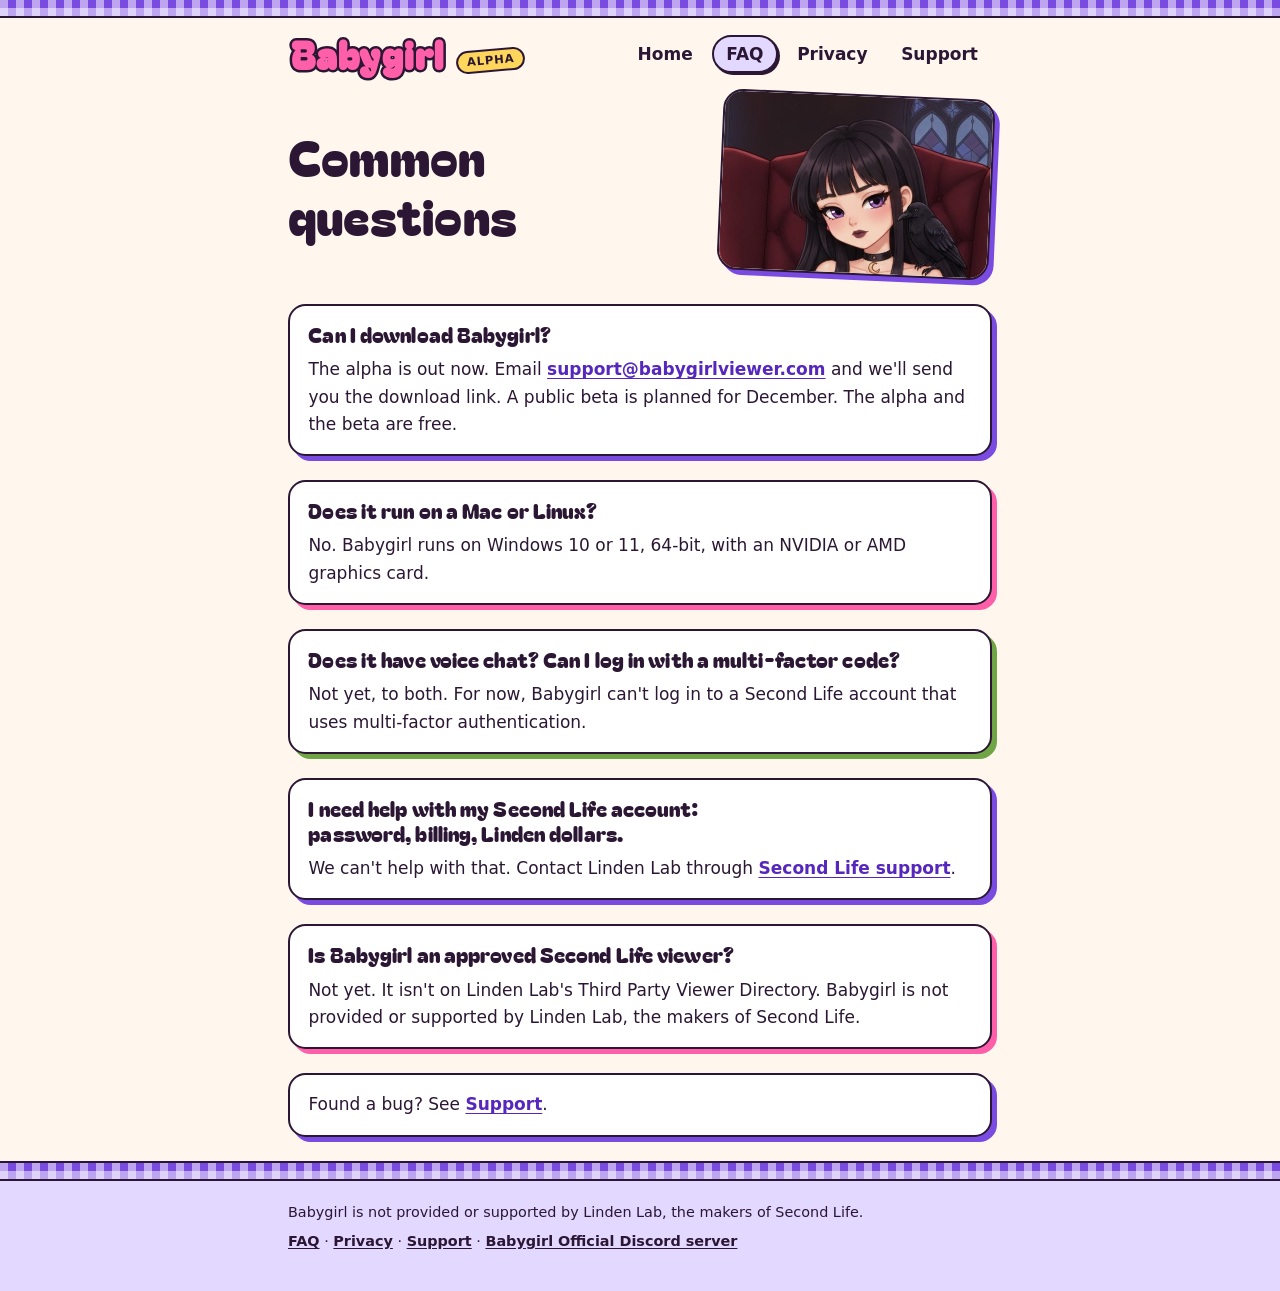
<file: faq.html>
<!doctype html>
<html lang="en">
<head>
<meta charset="utf-8">
<meta name="viewport" content="width=device-width, initial-scale=1">
<title>Babygirl FAQ</title>
<meta name="description" content="Common questions about the Babygirl Second Life viewer: downloads, Mac and Linux, voice chat, Second Life accounts.">
<meta name="theme-color" content="#fff6ee">
<link rel="icon" href="data:image/svg+xml,%3Csvg xmlns='http://www.w3.org/2000/svg' viewBox='0 0 32 32'%3E%3Crect width='32' height='32' rx='7' fill='%23ff5fa8'/%3E%3Ctext x='16' y='23' font-family='Arial,sans-serif' font-size='20' font-weight='700' text-anchor='middle' fill='%232b1733'%3Eb%3C/text%3E%3C/svg%3E">
<link rel="stylesheet" href="style.css">
</head>
<body class="p-goth">
<a class="skip" href="#main">Skip to content</a>
<header class="site">
  <div class="wrap">
    <a class="mark" href="./">Babygirl <span class="tag">alpha</span></a>
    <nav aria-label="Site">
      <ul>
        <li><a href="./">Home</a></li>
        <li><a href="faq.html" aria-current="page">FAQ</a></li>
        <li><a href="privacy.html">Privacy</a></li>
        <li><a href="support.html">Support</a></li>
      </ul>
    </nav>
  </div>
</header>

<main id="main" class="wrap">
  <div class="pagehead">
    <figure><img src="img/goth-library.jpg" width="510" height="340" alt="Goth girl reading in a red armchair, a raven on her shoulder."></figure>
    <div>
    <h1>Common questions</h1>
    </div>
  </div>

  <section class="qa c-goth">
  <h2><span>Can I download Babygirl?</span></h2>
  <p>The alpha is out now. Email <a href="mailto:support@babygirlviewer.com">support@babygirlviewer.com</a> and
  we'll send you the download link. A public beta is planned for December. The alpha and the beta are free.</p>
  </section>
  <section class="qa c-baby">
  <h2><span>Does it run on a Mac or Linux?</span></h2>
  <p>No. Babygirl runs on Windows 10 or 11, 64-bit, with an NVIDIA or AMD graphics card.</p>
  </section>
  <section class="qa c-cottage">
  <h2><span>Does it have voice chat? Can I log in with a multi-factor code?</span></h2>
  <p>Not yet, to both. For now, Babygirl can't log in to a Second Life account that uses multi-factor authentication.</p>
  </section>
  <section class="qa c-goth">
  <h2><span>I need help with my Second Life account: password, billing, Linden dollars.</span></h2>
  <p>We can't help with that. Contact Linden Lab through <a href="https://support.secondlife.com/">Second Life
  support</a>.</p>
  </section>
  <section class="qa c-baby">
  <h2><span>Is Babygirl an approved Second Life viewer?</span></h2>
  <p>Not yet. It isn't on Linden Lab's Third Party Viewer Directory. Babygirl is not provided or supported by Linden Lab,
  the makers of Second Life.</p>
  </section>

  <div class="box">
    <p>Found a bug? See <a href="support.html">Support</a>.</p>
  </div>
</main>

<footer class="site">
  <div class="wrap">
    <p>Babygirl is not provided or supported by Linden Lab, the makers of Second Life.</p>
    <p><a href="faq.html">FAQ</a> · <a href="privacy.html">Privacy</a> · <a href="support.html">Support</a> · <a href="https://discord.gg/xcbc9J3KJG">Babygirl Official Discord server</a></p>
  </div>
</footer>
</body>
</html>
</file>
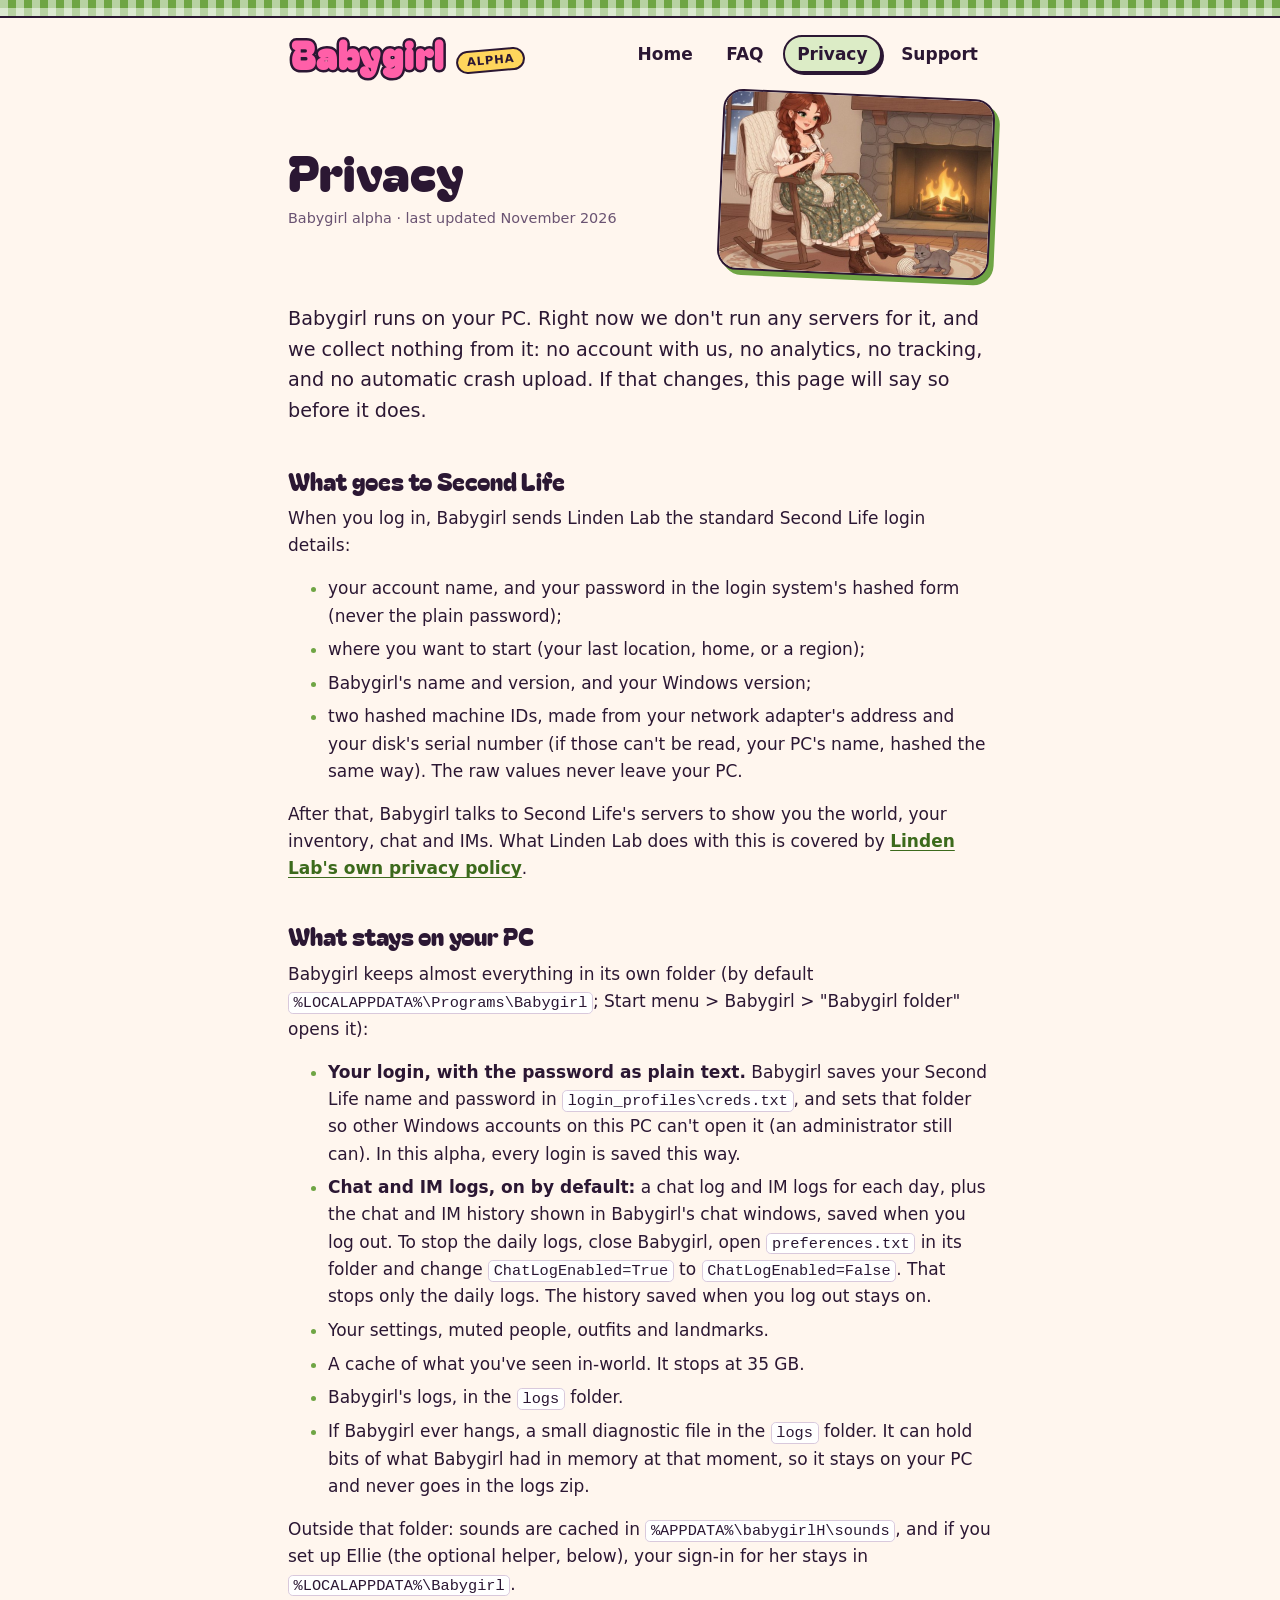
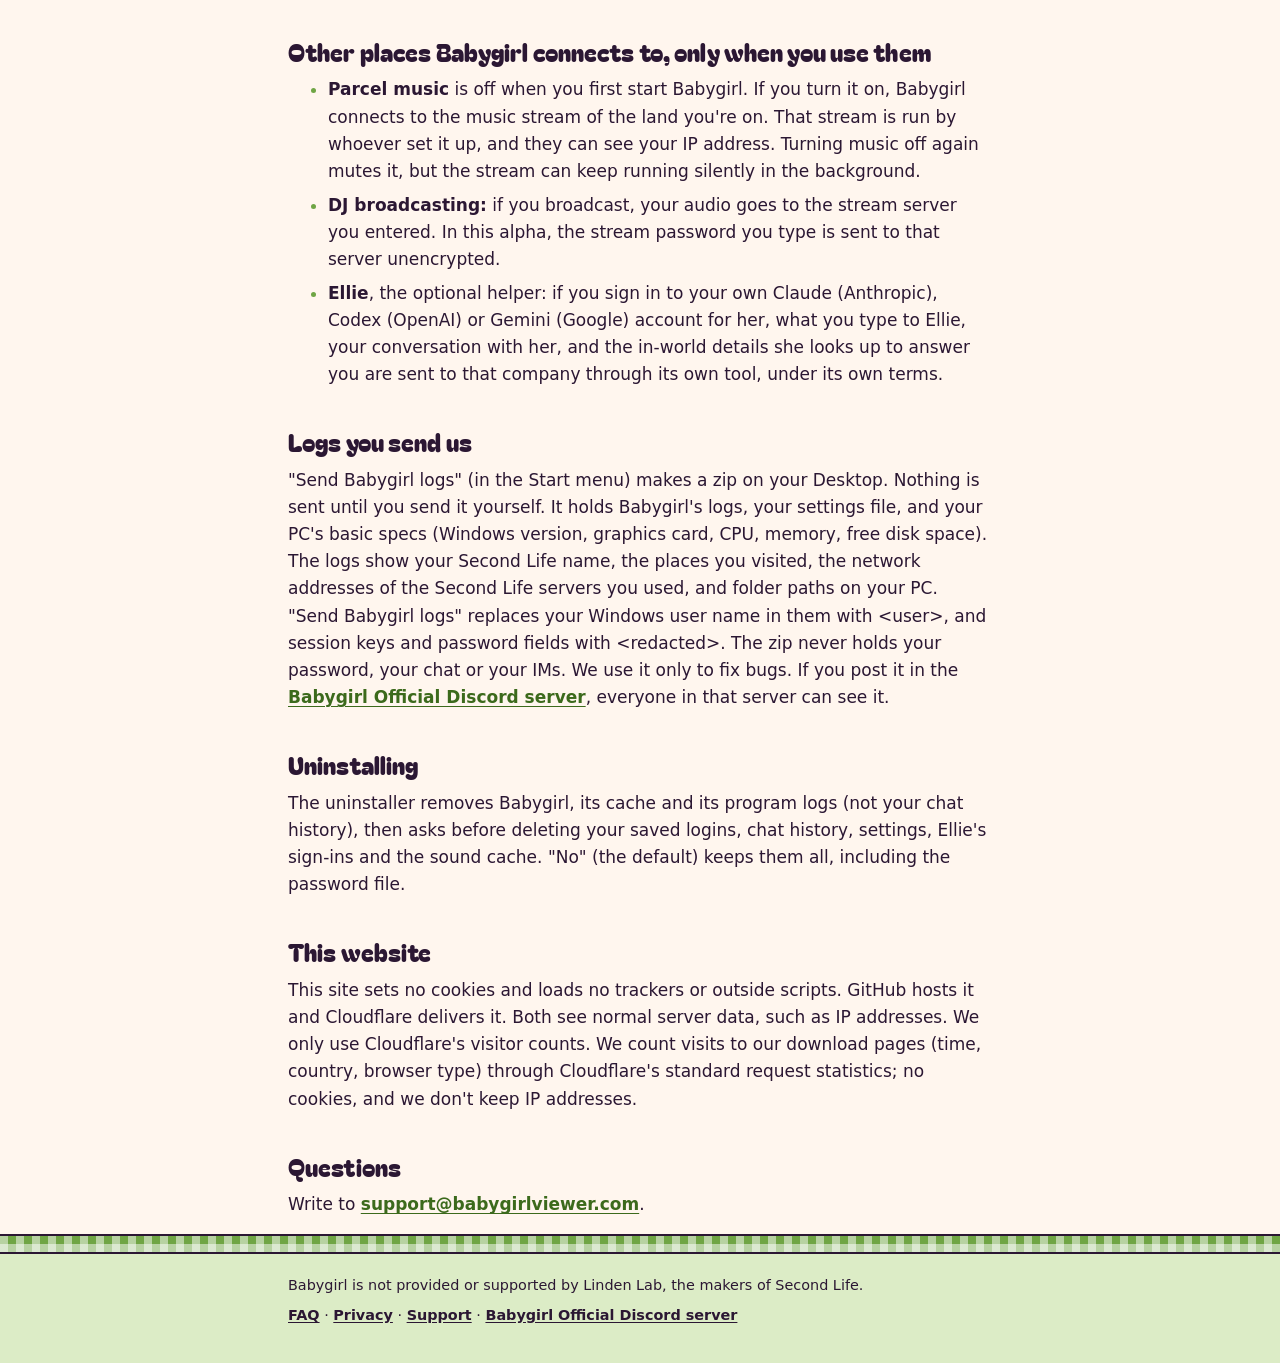
<file: privacy.html>
<!doctype html>
<html lang="en">
<head>
<meta charset="utf-8">
<meta name="viewport" content="width=device-width, initial-scale=1">
<title>Babygirl privacy</title>
<meta name="description" content="What the Babygirl Second Life viewer does with your data: what goes to Second Life, what stays on your PC, and what we don't collect.">
<meta name="theme-color" content="#fff6ee">
<link rel="icon" href="data:image/svg+xml,%3Csvg xmlns='http://www.w3.org/2000/svg' viewBox='0 0 32 32'%3E%3Crect width='32' height='32' rx='7' fill='%23ff5fa8'/%3E%3Ctext x='16' y='23' font-family='Arial,sans-serif' font-size='20' font-weight='700' text-anchor='middle' fill='%232b1733'%3Eb%3C/text%3E%3C/svg%3E">
<link rel="stylesheet" href="style.css">
</head>
<body class="p-cottage">
<a class="skip" href="#main">Skip to content</a>
<header class="site">
  <div class="wrap">
    <a class="mark" href="./">Babygirl <span class="tag">alpha</span></a>
    <nav aria-label="Site">
      <ul>
        <li><a href="./">Home</a></li>
        <li><a href="faq.html">FAQ</a></li>
        <li><a href="privacy.html" aria-current="page">Privacy</a></li>
        <li><a href="support.html">Support</a></li>
      </ul>
    </nav>
  </div>
</header>

<main id="main" class="wrap">
  <div class="pagehead">
    <figure><img src="img/cottage-fireside.jpg" width="720" height="540" alt="Cottage girl knitting in a rocking chair by the fire, a kitten playing with the yarn."></figure>
    <div>
    <h1>Privacy</h1>
    <p class="muted small">Babygirl alpha · last updated November 2026</p>
    </div>
  </div>

  <p class="lead">Babygirl runs on your PC. Right now we don't run any servers for it, and we collect nothing from it:
  no account with us, no analytics, no tracking, and no automatic crash upload. If that changes, this page will say so
  before it does.</p>

  <h2><span>What goes to Second Life</span></h2>
  <p>When you log in, Babygirl sends Linden Lab the standard Second Life login details:</p>
  <ul>
    <li>your account name, and your password in the login system's hashed form (never the plain password);</li>
    <li>where you want to start (your last location, home, or a region);</li>
    <li>Babygirl's name and version, and your Windows version;</li>
    <li>two hashed machine IDs, made from your network adapter's address and your disk's serial number (if those can't
      be read, your PC's name, hashed the same way). The raw values never leave your PC.</li>
  </ul>
  <p>After that, Babygirl talks to Second Life's servers to show you the world, your inventory, chat and IMs. What Linden
  Lab does with this is covered by <a href="https://lindenlab.com/privacy">Linden Lab's own privacy policy</a>.</p>

  <h2><span>What stays on your PC</span></h2>
  <p>Babygirl keeps almost everything in its own folder (by default <code>%LOCALAPPDATA%\Programs\Babygirl</code>;
  Start menu &gt; Babygirl &gt; "Babygirl folder" opens it):</p>
  <ul>
    <li><strong>Your login, with the password as plain text.</strong> Babygirl saves your Second Life name and password in
      <code>login_profiles\creds.txt</code>, and sets that folder so other Windows accounts on this PC can't open it (an
      administrator still can). In this alpha, every login is saved this way.</li>
    <li><strong>Chat and IM logs, on by default:</strong> a chat log and IM logs for each day, plus the chat and IM
      history shown in Babygirl's chat windows, saved when you log out. To stop the daily logs, close Babygirl, open
      <code>preferences.txt</code> in its folder and change <code>ChatLogEnabled=True</code> to
      <code>ChatLogEnabled=False</code>. That stops only the daily logs. The history saved when you log out stays on.</li>
    <li>Your settings, muted people, outfits and landmarks.</li>
    <li>A cache of what you've seen in-world. It stops at 35 GB.</li>
    <li>Babygirl's logs, in the <code>logs</code> folder.</li>
    <li>If Babygirl ever hangs, a small diagnostic file in the <code>logs</code> folder. It can hold bits of what
      Babygirl had in memory at that moment, so it stays on your PC and never goes in the logs zip.</li>
  </ul>
  <p>Outside that folder: sounds are cached in <code>%APPDATA%\babygirlH\sounds</code>, and if you set up Ellie (the optional
  helper, below), your sign-in for her stays in <code>%LOCALAPPDATA%\Babygirl</code>.</p>

  <h2><span>Other places Babygirl connects to, only when you use them</span></h2>
  <ul>
    <li><strong>Parcel music</strong> is off when you first start Babygirl. If you turn it on, Babygirl connects to the
      music stream of the land you're on. That stream is run by whoever set it up, and they can see your IP address.
      Turning music off again mutes it, but the stream can keep running silently in the background.</li>
    <li><strong>DJ broadcasting:</strong> if you broadcast, your audio goes to the stream server you entered. In this
      alpha, the stream password you type is sent to that server unencrypted.</li>
    <li><strong>Ellie</strong>, the optional helper: if you sign in to your own Claude (Anthropic), Codex (OpenAI) or
      Gemini (Google) account for her, what you type to Ellie, your conversation with her, and the in-world details she
      looks up to answer you are sent to that company through its own tool, under its own terms.</li>
  </ul>

  <h2><span>Logs you send us</span></h2>
  <p>"Send Babygirl logs" (in the Start menu) makes a zip on your Desktop. Nothing is sent until you send it yourself.
  It holds Babygirl's logs, your settings file, and your PC's basic specs (Windows version, graphics card, CPU, memory,
  free disk space). The logs show your Second Life name, the places you visited, the network addresses of the Second
  Life servers you used, and folder paths on your PC. "Send Babygirl logs" replaces your Windows user name in them with
  &lt;user&gt;, and session keys and password fields with &lt;redacted&gt;.
  The zip never holds your password, your chat or your IMs. We use it only to fix bugs. If you post it in the
  <a href="https://discord.gg/xcbc9J3KJG">Babygirl Official Discord server</a>, everyone in that server can see it.</p>

  <h2><span>Uninstalling</span></h2>
  <p>The uninstaller removes Babygirl, its cache and its program logs (not your chat history), then asks before deleting
  your saved logins, chat history, settings, Ellie's sign-ins and the sound cache. "No" (the default) keeps them all,
  including the password file.</p>

  <h2><span>This website</span></h2>
  <p>This site sets no cookies and loads no trackers or outside scripts. GitHub hosts it and Cloudflare delivers it.
  Both see normal server data, such as IP addresses. We only use Cloudflare's visitor counts. We count visits to our download pages (time, country, browser type) through Cloudflare's standard request statistics; no cookies, and we don't keep IP addresses.</p>

  <h2><span>Questions</span></h2>
  <p>Write to <a href="mailto:support@babygirlviewer.com">support@babygirlviewer.com</a>.</p>
</main>

<footer class="site">
  <div class="wrap">
    <p>Babygirl is not provided or supported by Linden Lab, the makers of Second Life.</p>
    <p><a href="faq.html">FAQ</a> · <a href="privacy.html">Privacy</a> · <a href="support.html">Support</a> · <a href="https://discord.gg/xcbc9J3KJG">Babygirl Official Discord server</a></p>
  </div>
</footer>
</body>
</html>
</file>
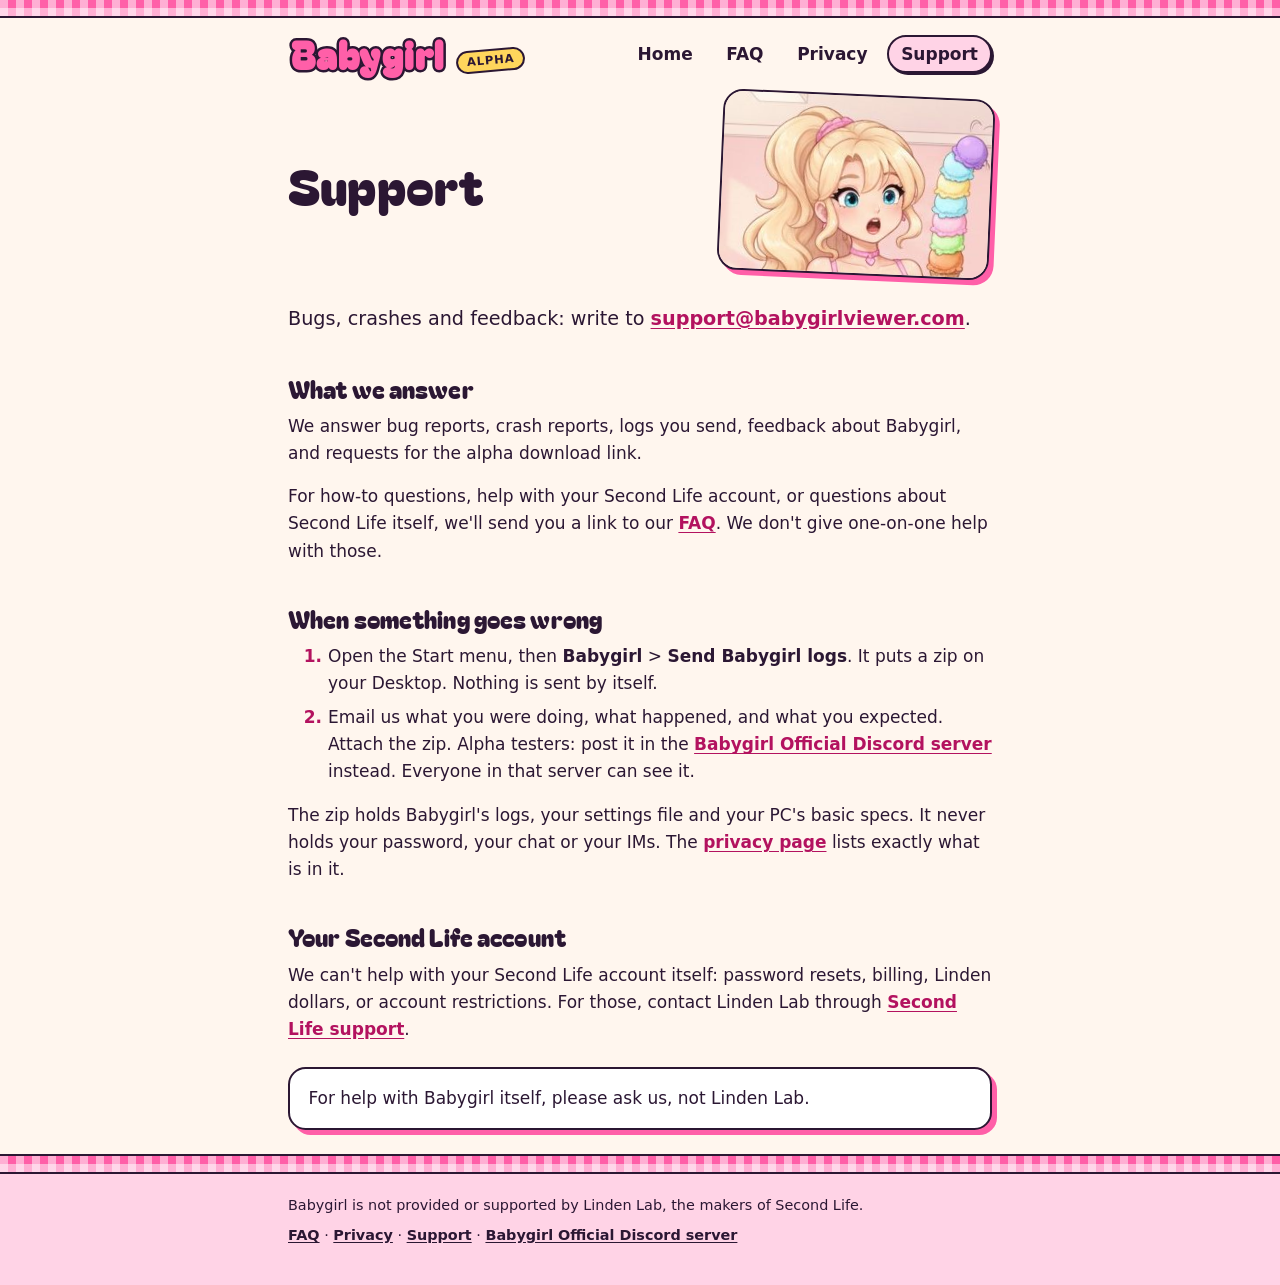
<file: support.html>
<!doctype html>
<html lang="en">
<head>
<meta charset="utf-8">
<meta name="viewport" content="width=device-width, initial-scale=1">
<title>Babygirl support</title>
<meta name="description" content="How to get help with the Babygirl Second Life viewer.">
<meta name="theme-color" content="#fff6ee">
<link rel="icon" href="data:image/svg+xml,%3Csvg xmlns='http://www.w3.org/2000/svg' viewBox='0 0 32 32'%3E%3Crect width='32' height='32' rx='7' fill='%23ff5fa8'/%3E%3Ctext x='16' y='23' font-family='Arial,sans-serif' font-size='20' font-weight='700' text-anchor='middle' fill='%232b1733'%3Eb%3C/text%3E%3C/svg%3E">
<link rel="stylesheet" href="style.css">
</head>
<body class="p-baby">
<a class="skip" href="#main">Skip to content</a>
<header class="site">
  <div class="wrap">
    <a class="mark" href="./">Babygirl <span class="tag">alpha</span></a>
    <nav aria-label="Site">
      <ul>
        <li><a href="./">Home</a></li>
        <li><a href="faq.html">FAQ</a></li>
        <li><a href="privacy.html">Privacy</a></li>
        <li><a href="support.html" aria-current="page">Support</a></li>
      </ul>
    </nav>
  </div>
</header>

<main id="main" class="wrap">
  <div class="pagehead">
    <figure><img src="img/babygirl-icecream.jpg" width="420" height="200" alt="Babygirl gasping as her very tall ice cream starts to topple."></figure>
    <div>
    <h1>Support</h1>
    </div>
  </div>
  <p class="lead">Bugs, crashes and feedback: write to
  <a href="mailto:support@babygirlviewer.com">support@babygirlviewer.com</a>.</p>

  <h2><span>What we answer</span></h2>
  <p>We answer bug reports, crash reports, logs you send, feedback about Babygirl, and requests for the alpha
  download link.</p>
  <p>For how-to questions, help with your Second Life account, or questions about Second Life itself, we'll send you a
  link to our <a href="faq.html">FAQ</a>. We don't give one-on-one help with those.</p>

  <h2><span>When something goes wrong</span></h2>
  <ol>
    <li>Open the Start menu, then <strong>Babygirl</strong> &gt; <strong>Send Babygirl logs</strong>. It puts a zip on
      your Desktop. Nothing is sent by itself.</li>
    <li>Email us what you were doing, what happened, and what you expected. Attach the zip.
      Alpha testers: post it in the <a href="https://discord.gg/xcbc9J3KJG">Babygirl Official Discord server</a> instead. Everyone in that
      server can see it.</li>
  </ol>
  <p>The zip holds Babygirl's logs, your settings file and your PC's basic specs. It never holds your password, your chat
  or your IMs. The
  <a href="privacy.html">privacy page</a> lists exactly what is in it.</p>

  <h2><span>Your Second Life account</span></h2>
  <p>We can't help with your Second Life account itself: password resets, billing, Linden dollars, or account
  restrictions. For those, contact Linden Lab through <a href="https://support.secondlife.com/">Second Life
  support</a>.</p>

  <div class="box">
    <p>For help with Babygirl itself, please ask us, not Linden Lab.</p>
  </div>
</main>

<footer class="site">
  <div class="wrap">
    <p>Babygirl is not provided or supported by Linden Lab, the makers of Second Life.</p>
    <p><a href="faq.html">FAQ</a> · <a href="privacy.html">Privacy</a> · <a href="support.html">Support</a> · <a href="https://discord.gg/xcbc9J3KJG">Babygirl Official Discord server</a></p>
  </div>
</footer>
</body>
</html>
</file>
<file: style.css>
/* Babygirl site v0.4 "pretty". Plain CSS, no scripts, nothing loaded from outside this site.
   Three personas, three colours: Babygirl pink, Goth girl violet, Cottage girl green.
   The heading font (Bagel Fat One, SIL OFL 1.1) is served from fonts/, not from a CDN. */

@font-face {
  font-family: "Bagel Fat One";
  font-style: normal;
  font-weight: 400;
  font-display: swap;
  src: url("fonts/bagel-fat-one-latin.woff2") format("woff2");
}

:root {
  color-scheme: light;
  --paper: #fff6ee;
  --card: #ffffff;
  --ink: #2b1733;
  --ink-soft: #6a5372;

  --pink: #ff5fa8;
  --pink-soft: #ffd3e6;
  --pink-ink: #b3125f;

  --violet: #7a4be0;
  --violet-soft: #e3d8ff;
  --violet-ink: #5527bd;

  --green: #6fa544;
  --green-soft: #dcecc6;
  --green-ink: #3c6a1c;

  --butter: #ffd65c;
  --butter-soft: #fff0bd;

  /* The page's own persona colour. Default: Babygirl pink. */
  --accent: var(--pink);
  --accent-soft: var(--pink-soft);
  --accent-ink: var(--pink-ink);

  --edge: 2.5px solid var(--ink);
  --display: "Bagel Fat One", "Arial Rounded MT Bold", "Trebuchet MS", system-ui, sans-serif;
}

body.p-goth {
  --accent: var(--violet);
  --accent-soft: var(--violet-soft);
  --accent-ink: var(--violet-ink);
}
body.p-cottage {
  --accent: var(--green);
  --accent-soft: var(--green-soft);
  --accent-ink: var(--green-ink);
}

* { box-sizing: border-box; }

html { -webkit-text-size-adjust: 100%; }

body {
  margin: 0;
  background: var(--paper);
  color: var(--ink);
  font: 1.0625rem/1.6 system-ui, -apple-system, "Segoe UI", Roboto, "Helvetica Neue", Arial, sans-serif;
}

img { display: block; max-width: 100%; height: auto; }

.skip {
  position: absolute;
  left: -999px;
}
.skip:focus {
  left: 1rem;
  top: 1rem;
  background: var(--butter);
  color: var(--ink);
  border: var(--edge);
  padding: 0.5rem 0.75rem;
  border-radius: 0.5rem;
  z-index: 2;
}

.wrap {
  max-width: 46rem;
  margin: 0 auto;
  padding: 0 1rem;
}
.wrap.wide { max-width: 62rem; }

/* ---------- header ---------- */

/* A gingham ribbon in the page's persona colour. */
.ribbon,
header.site::before,
footer.site::before {
  content: "";
  display: block;
  height: 16px;
  background:
    repeating-linear-gradient(0deg, rgba(255, 255, 255, 0.5) 0 8px, transparent 8px 16px),
    repeating-linear-gradient(90deg, rgba(255, 255, 255, 0.5) 0 8px, transparent 8px 16px),
    var(--accent);
  border-bottom: var(--edge);
}

header.site .wrap {
  display: flex;
  flex-wrap: wrap;
  align-items: center;
  justify-content: space-between;
  gap: 0.6rem 1.5rem;
  padding-top: 1rem;
  padding-bottom: 0.5rem;
}

.mark {
  font-family: var(--display);
  font-size: 2rem;
  line-height: 1.1;
  color: var(--pink);
  text-decoration: none;
  -webkit-text-stroke: 5px var(--ink);
  paint-order: stroke fill;
  letter-spacing: 0.04em;
  padding: 0 3px;
  white-space: nowrap;
}
.tag {
  display: inline-block;
  margin-left: 0.2rem;
  padding: 0.05rem 0.55rem 0.1rem;
  background: var(--butter);
  border: 2px solid var(--ink);
  border-radius: 999px;
  color: var(--ink);
  font: 700 0.72rem/1.4 system-ui, -apple-system, "Segoe UI", Roboto, Arial, sans-serif;
  letter-spacing: 0.08em;
  text-transform: uppercase;
  -webkit-text-stroke: 0;
  vertical-align: 0.55em;
  transform: rotate(-5deg);
}

nav ul {
  display: flex;
  flex-wrap: wrap;
  gap: 0.35rem;
  margin: 0;
  padding: 0;
  list-style: none;
}
nav li { margin: 0; }
nav a {
  display: block;
  padding: 0.2rem 0.75rem;
  border: 2px solid transparent;
  border-radius: 999px;
  color: var(--ink);
  font-weight: 600;
  text-decoration: none;
}
nav a:hover { border-color: var(--ink); background: var(--card); }
nav a[aria-current="page"] {
  background: var(--accent-soft);
  border-color: var(--ink);
  box-shadow: 2px 2px 0 var(--ink);
}

/* ---------- text ---------- */

main { padding: 1.5rem 0 3.5rem; }

h1, h2, h3 { line-height: 1.2; text-wrap: balance; }
h1, h2 { font-family: var(--display); font-weight: 400; letter-spacing: 0.005em; }
h1 { font-size: clamp(2rem, 1.3rem + 3vw, 3.1rem); margin: 0 0 0.75rem; }
h2 { font-size: 1.5rem; margin: 2.5rem 0 0.6rem; }
h3 { font-size: 1.1rem; margin: 1.5rem 0 0.25rem; }

p, ul, ol { margin: 0 0 1rem; }
li { margin-bottom: 0.4rem; }
li > ul { margin-top: 0.4rem; }
main ul li::marker { color: var(--accent); }
main ol li::marker { color: var(--accent-ink); font-weight: 700; }

.lead { font-size: 1.2rem; }
.muted { color: var(--ink-soft); }
.small { font-size: 0.9rem; }

a { color: var(--accent-ink); font-weight: 600; text-underline-offset: 0.15em; }
a:hover { text-decoration-thickness: 2px; }
a:focus-visible, .button:focus-visible {
  outline: 3px solid var(--violet);
  outline-offset: 3px;
  border-radius: 0.25rem;
}

code {
  font-family: ui-monospace, Consolas, "Cascadia Mono", monospace;
  font-size: 0.9em;
  background: var(--card);
  border: 1px solid #d9c9dc;
  border-radius: 0.3rem;
  padding: 0.05em 0.3em;
  overflow-wrap: anywhere;
}

kbd {
  font-family: inherit;
  font-size: 0.9em;
  background: var(--card);
  border: 2px solid var(--ink);
  border-bottom-width: 4px;
  border-radius: 0.35rem;
  padding: 0 0.4em;
}

/* ---------- sticker cards ---------- */

.box, .card, .qa {
  background: var(--card);
  border: var(--edge);
  border-radius: 1.1rem;
  padding: 1rem 1.15rem;
  margin: 1.5rem 0;
  box-shadow: 5px 5px 0 var(--accent);
}
.box > :last-child, .card > :last-child, .qa > :last-child { margin-bottom: 0; }
.box.notice {
  background: var(--butter-soft);
  box-shadow: 5px 5px 0 var(--butter);
}

.card h2, .qa h2 { margin-top: 0; }
.c-baby { box-shadow: 5px 5px 0 var(--pink); }
.c-goth { box-shadow: 5px 5px 0 var(--violet); }
.c-cottage { box-shadow: 5px 5px 0 var(--green); }
.c-baby ul li::marker { color: var(--pink); }
.c-goth ul li::marker { color: var(--violet); }
.c-cottage ul li::marker { color: var(--green); }
.c-goth a { color: var(--violet-ink); }
.c-cottage a { color: var(--green-ink); }

.qa h2 { font-size: 1.3rem; }

.button {
  display: inline-block;
  background: var(--pink);
  color: var(--ink);
  font-family: var(--display);
  font-size: 1.3rem;
  font-weight: 400;
  text-decoration: none;
  padding: 0.7rem 1.4rem 0.8rem;
  border: var(--edge);
  border-radius: 999px;
  box-shadow: 4px 4px 0 var(--ink);
  margin: 0.25rem 0 0.75rem;
}
.button:hover { transform: translate(2px, 2px); box-shadow: 2px 2px 0 var(--ink); }

.facts {
  display: grid;
  grid-template-columns: max-content 1fr;
  gap: 0.25rem 1rem;
  margin: 0.5rem 0 0;
}
.facts dt { color: var(--ink-soft); }
.facts dd { margin: 0; overflow-wrap: anywhere; }

/* ---------- pictures ---------- */

figure { margin: 0; }

.hero img {
  width: 100%;
  aspect-ratio: 16 / 9;
  object-fit: cover;
  object-position: 44% 50%;
  border: var(--edge);
  border-radius: 1.5rem;
  box-shadow: 6px 6px 0 var(--pink);
}
.hero-card {
  position: relative;
  background: var(--card);
  border: var(--edge);
  border-radius: 1.25rem;
  box-shadow: 6px 6px 0 var(--violet);
  padding: 1.1rem 1.15rem 1.2rem;
  margin: -0.9rem 0.6rem 0;
}
.hero-card > :last-child { margin-bottom: 0; }


.cards { display: grid; gap: 1.5rem; margin: 2rem 0 0; }
.cards .card { margin: 0; }

/* Page heading with one persona picture. */
.pagehead {
  display: grid;
  gap: 1.25rem;
  margin-bottom: 1.25rem;
}
.pagehead h1 { margin: 0; }
.pagehead .muted { margin: 0.4rem 0 0; }
.pagehead img {
  width: 100%;
  aspect-ratio: 16 / 9;
  object-fit: cover;
  object-position: 50% 25%;
  border: var(--edge);
  border-radius: 1.25rem;
  box-shadow: 5px 5px 0 var(--accent);
  background: var(--accent-soft);
}

/* ---------- footer ---------- */

footer.site {
  background: var(--accent-soft);
  color: var(--ink);
  font-size: 0.9rem;
}
footer.site::before { border-top: var(--edge); }
footer.site .wrap { padding-top: 1.25rem; padding-bottom: 2rem; }
footer.site p { margin: 0 0 0.4rem; }
footer.site a { color: var(--ink); }

/* ---------- wider screens ---------- */

@media (min-width: 48rem) {
  .mark { font-size: 2.3rem; }
  main { padding-top: 2rem; }

  .hero img { aspect-ratio: 860 / 300; object-position: 50% 50%; border-radius: 2rem; box-shadow: 9px 9px 0 var(--pink); }
  .hero-card {
    max-width: 46rem;
    margin: -2.75rem 0 0 2rem;
    padding: 1.5rem 1.75rem 1.6rem;
    box-shadow: 8px 8px 0 var(--violet);
  }

  .index-box { max-width: 46rem; margin-left: auto; margin-right: auto; }

  .cards { grid-template-columns: repeat(3, 1fr); align-items: start; }

  .pagehead {
    grid-template-columns: 1fr 17rem;
    align-items: center;
    gap: 2rem;
    margin: 0.75rem 0 1.75rem;
  }
  .pagehead figure { order: 2; transform: rotate(2.5deg); }
  .pagehead img { aspect-ratio: 3 / 2; object-position: 50% 50%; }
}

@media (max-width: 30rem) {
  .facts { grid-template-columns: 1fr; gap: 0; }
  .facts dd { margin-bottom: 0.5rem; }
}

@media (prefers-reduced-motion: no-preference) {
  .button { transition: transform 0.08s ease, box-shadow 0.08s ease; }
}
</file>
